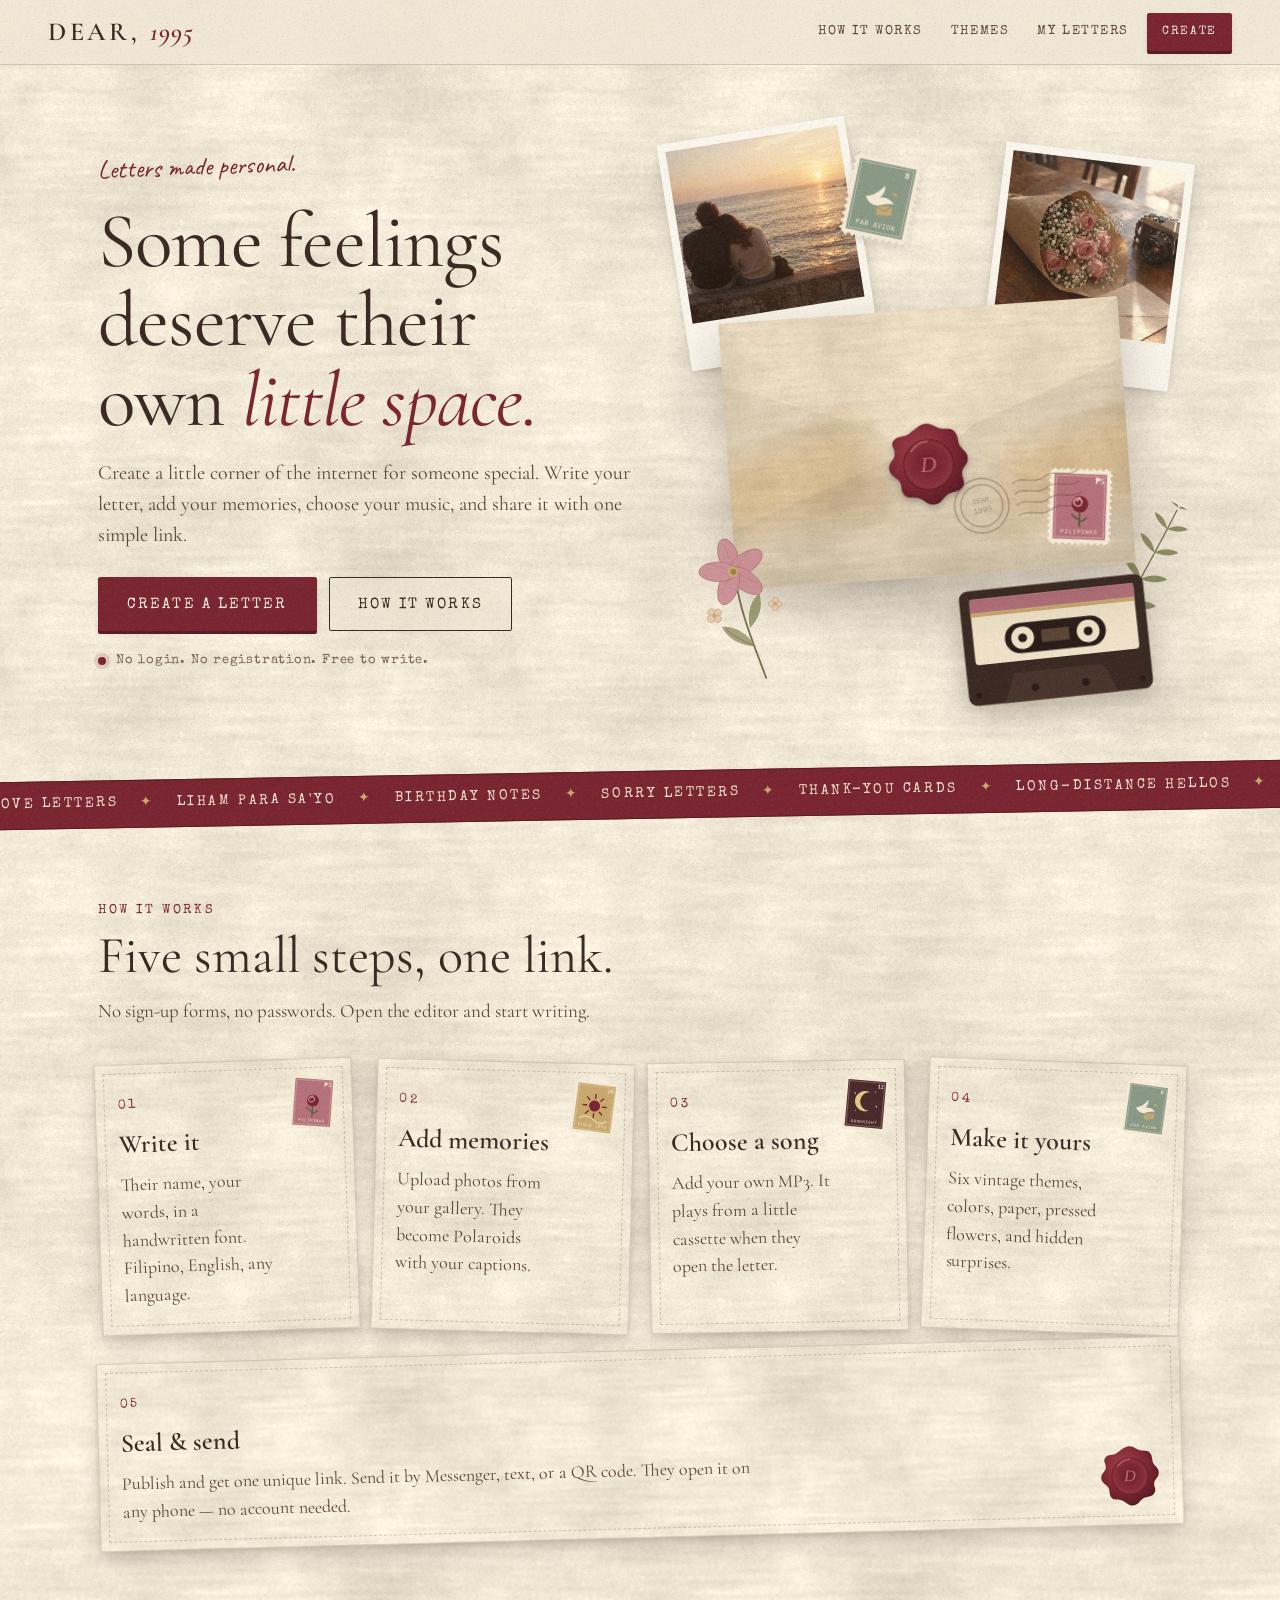
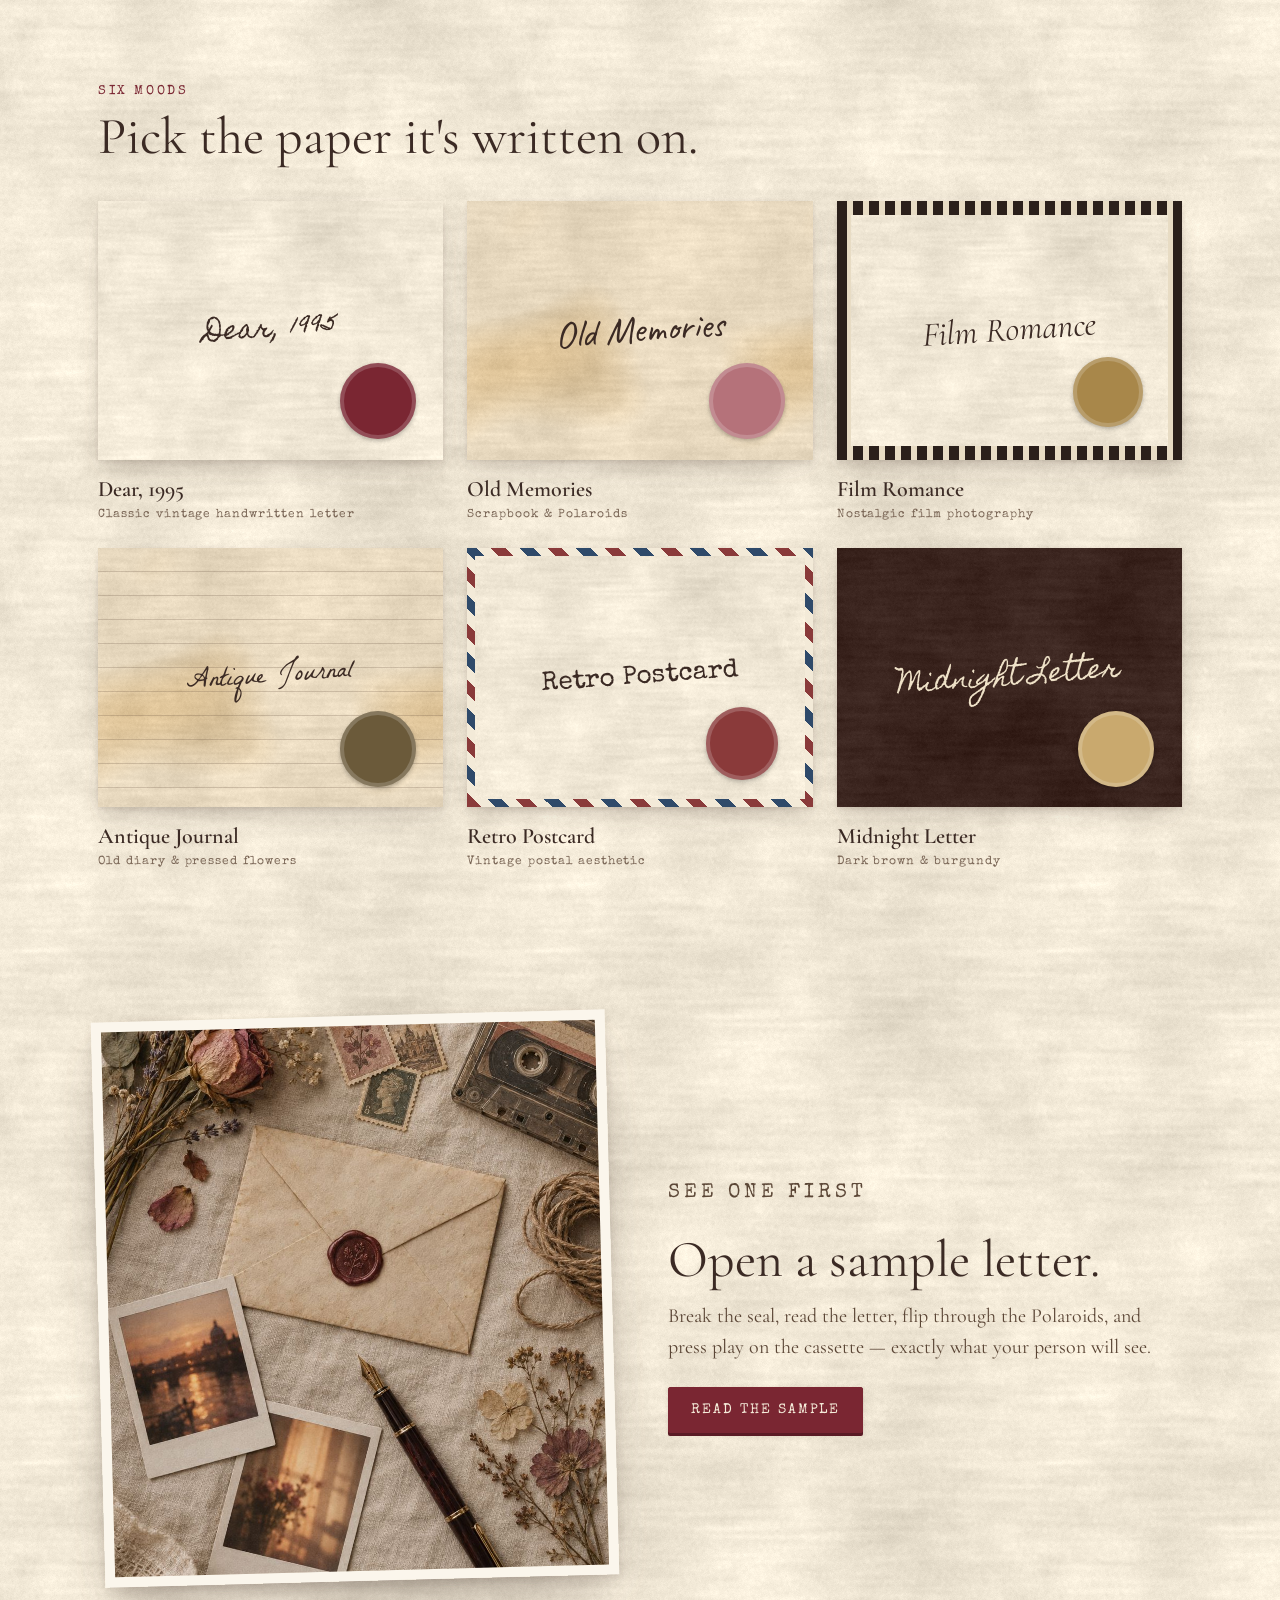
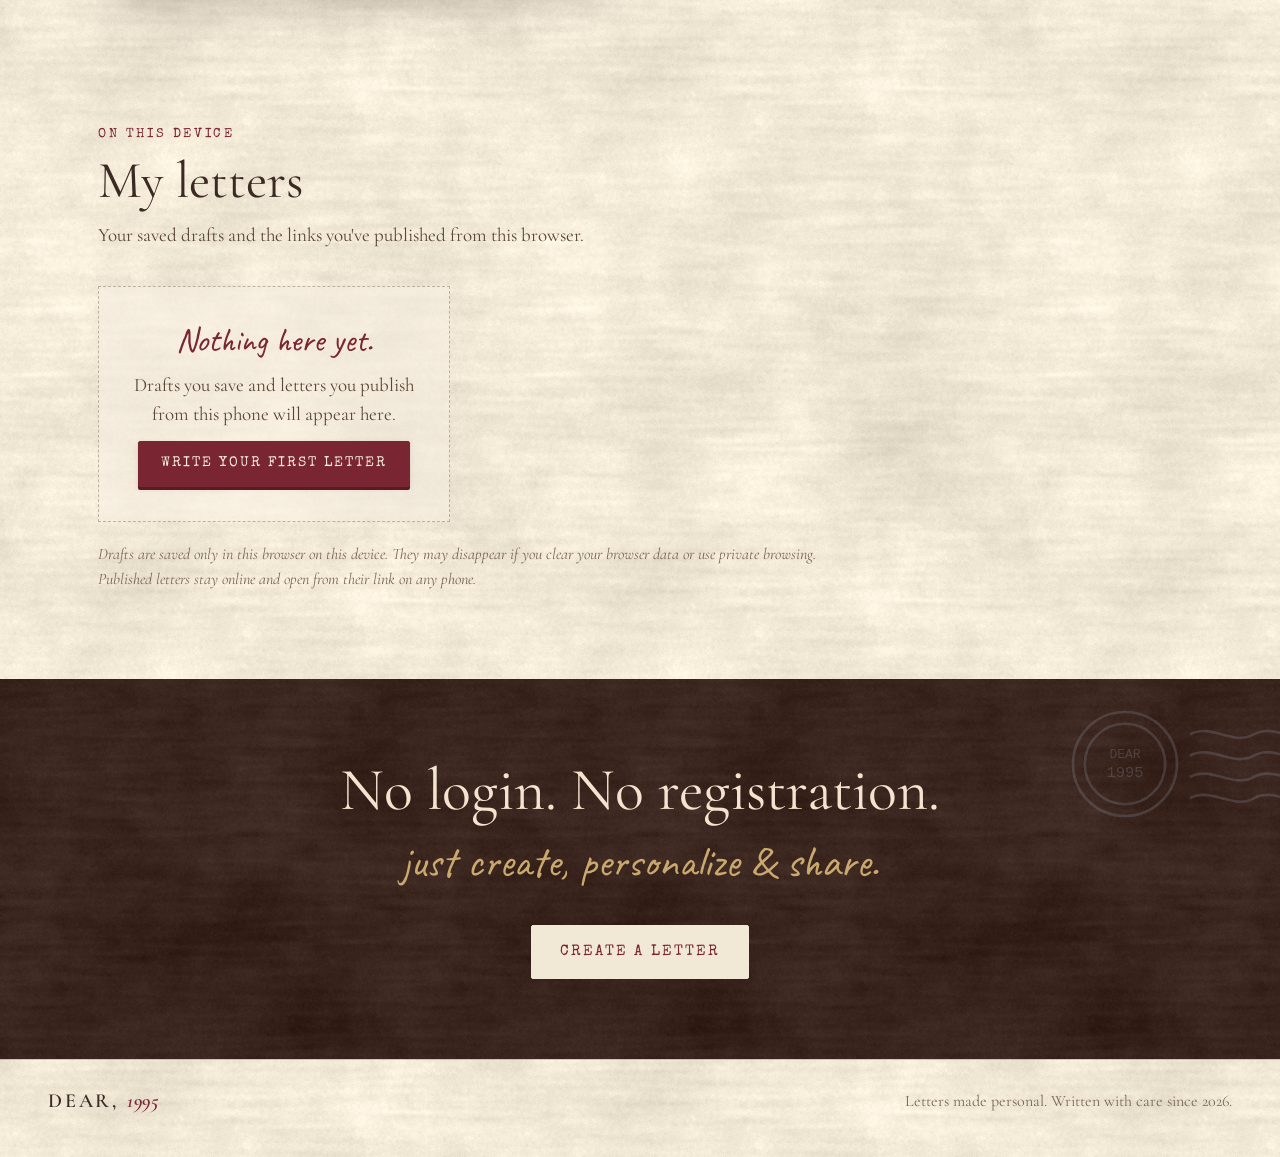
<file: index.html>
<!DOCTYPE html>
<html lang="en">
<head>
  <meta charset="utf-8">
  <meta name="viewport" content="width=device-width, initial-scale=1, viewport-fit=cover">
  <title>DEAR, 1995 — Letters made personal</title>
  <meta name="description" content="Create a personalized digital letter with your own words, photos and music. No login, no registration — just one link to share.">
  <meta property="og:title" content="DEAR, 1995 — Letters made personal">
  <meta property="og:description" content="Some feelings deserve their own little space.">
  <meta name="theme-color" content="#efe2c8">
  <link rel="icon" href="assets/decorations/favicon.svg" type="image/svg+xml">
  <link rel="stylesheet" href="assets/fonts/fonts.css">
  <link rel="stylesheet" href="css/style.css">
</head>
<body class="page-home">

  <header class="topbar">
    <a class="logo" href="index.html" aria-label="DEAR, 1995 home">DEAR, <span>1995</span></a>
    <nav class="topbar__nav" aria-label="Main">
      <a href="#how">How it works</a>
      <a href="#themes">Themes</a>
      <a href="#my-letters">My letters</a>
    </nav>
    <a class="btn btn--small btn--primary topbar__cta" href="create.html">Create</a>
  </header>

  <main>
    <!-- HERO -->
    <section class="hero">
      <div class="hero__text">
        <p class="hero__tag">Letters made personal.</p>
        <h1 class="hero__title">Some feelings deserve their own <em>little space.</em></h1>
        <p class="hero__lead">Create a little corner of the internet for someone special. Write your letter, add your memories, choose your music, and share it with one simple link.</p>
        <div class="hero__actions">
          <a class="btn btn--primary btn--big" href="create.html">Create a letter</a>
          <a class="btn btn--ghost btn--big" href="#how">How it works</a>
        </div>
        <p class="hero__note"><span class="dot"></span> No login. No registration. Free to write.</p>
      </div>

      <div class="hero__art" aria-hidden="true">
        <figure class="polaroid polaroid--a"><img src="assets/images/photo-seaside.jpg" alt=""><figcaption>golden hour</figcaption></figure>
        <figure class="polaroid polaroid--b"><img src="assets/images/photo-flowers.jpg" alt=""><figcaption>for you</figcaption></figure>
        <img class="hero__flower" src="assets/decorations/pressed-flower.svg" alt="">
        <img class="hero__fern" src="assets/decorations/pressed-fern.svg" alt="">
        <img class="hero__cassette" src="assets/decorations/cassette.svg" alt="">

        <div class="env">
          <div class="env__back"></div>
          <div class="env__letter">
            <span class="env__letter-hand">Dear you,</span>
            <span class="env__letter-line"></span><span class="env__letter-line"></span><span class="env__letter-line short"></span>
            <span class="env__letter-sign">— always, me</span>
          </div>
          <div class="env__pocket"></div>
          <div class="env__flap"></div>
          <img class="env__seal" src="assets/decorations/wax-seal.svg" alt="">
          <img class="env__stamp" src="assets/decorations/stamp-rose.svg" alt="">
          <img class="env__postmark" src="assets/decorations/postmark.svg" alt="">
        </div>
        <img class="hero__stamp2" src="assets/decorations/stamp-dove.svg" alt="">
      </div>
    </section>

    <!-- MARQUEE -->
    <div class="ribbon" aria-hidden="true">
      <div class="ribbon__track">
        <span>Love letters</span><i>✦</i><span>Liham para sa'yo</span><i>✦</i><span>Birthday notes</span><i>✦</i><span>Sorry letters</span><i>✦</i><span>Thank-you cards</span><i>✦</i><span>Long-distance hellos</span><i>✦</i><span>Anniversaries</span><i>✦</i>
        <span>Love letters</span><i>✦</i><span>Liham para sa'yo</span><i>✦</i><span>Birthday notes</span><i>✦</i><span>Sorry letters</span><i>✦</i><span>Thank-you cards</span><i>✦</i><span>Long-distance hellos</span><i>✦</i><span>Anniversaries</span><i>✦</i>
      </div>
    </div>

    <!-- HOW IT WORKS -->
    <section class="section how" id="how">
      <header class="section__head">
        <p class="kicker">How it works</p>
        <h2 class="section__title">Five small steps, one link.</h2>
        <p class="section__lead">No sign-up forms, no passwords. Open the editor and start writing.</p>
      </header>
      <ol class="how__list">
        <li class="postcard" style="--r:-2deg">
          <span class="postcard__num">01</span>
          <h3>Write it</h3>
          <p>Their name, your words, in a handwritten font. Filipino, English, any language.</p>
          <img src="assets/decorations/stamp-rose.svg" alt="" class="postcard__stamp">
        </li>
        <li class="postcard" style="--r:1.5deg">
          <span class="postcard__num">02</span>
          <h3>Add memories</h3>
          <p>Upload photos from your gallery. They become Polaroids with your captions.</p>
          <img src="assets/decorations/stamp-sun.svg" alt="" class="postcard__stamp">
        </li>
        <li class="postcard" style="--r:-1deg">
          <span class="postcard__num">03</span>
          <h3>Choose a song</h3>
          <p>Add your own MP3. It plays from a little cassette when they open the letter.</p>
          <img src="assets/decorations/stamp-moon.svg" alt="" class="postcard__stamp">
        </li>
        <li class="postcard" style="--r:2deg">
          <span class="postcard__num">04</span>
          <h3>Make it yours</h3>
          <p>Six vintage themes, colors, paper, pressed flowers, and hidden surprises.</p>
          <img src="assets/decorations/stamp-dove.svg" alt="" class="postcard__stamp">
        </li>
        <li class="postcard postcard--wide" style="--r:-1.5deg">
          <span class="postcard__num">05</span>
          <h3>Seal &amp; send</h3>
          <p>Publish and get one unique link. Send it by Messenger, text, or a QR code. They open it on any phone — no account needed.</p>
          <img src="assets/decorations/wax-seal.svg" alt="" class="postcard__seal">
        </li>
      </ol>
    </section>

    <!-- THEMES -->
    <section class="section themes-home" id="themes">
      <header class="section__head">
        <p class="kicker">Six moods</p>
        <h2 class="section__title">Pick the paper it's written on.</h2>
      </header>
      <div class="theme-grid">
        <a class="tcard tcard--dear1995" href="create.html?theme=dear1995"><span class="tcard__paper"><span class="tcard__hand">Dear, 1995</span></span><span class="tcard__name">Dear, 1995</span><span class="tcard__blurb">Classic vintage handwritten letter</span></a>
        <a class="tcard tcard--oldmemories" href="create.html?theme=oldmemories"><span class="tcard__paper"><span class="tcard__hand">Old Memories</span></span><span class="tcard__name">Old Memories</span><span class="tcard__blurb">Scrapbook &amp; Polaroids</span></a>
        <a class="tcard tcard--filmromance" href="create.html?theme=filmromance"><span class="tcard__paper"><span class="tcard__hand">Film Romance</span></span><span class="tcard__name">Film Romance</span><span class="tcard__blurb">Nostalgic film photography</span></a>
        <a class="tcard tcard--antiquejournal" href="create.html?theme=antiquejournal"><span class="tcard__paper"><span class="tcard__hand">Antique Journal</span></span><span class="tcard__name">Antique Journal</span><span class="tcard__blurb">Old diary &amp; pressed flowers</span></a>
        <a class="tcard tcard--retropostcard" href="create.html?theme=retropostcard"><span class="tcard__paper"><span class="tcard__hand">Retro Postcard</span></span><span class="tcard__name">Retro Postcard</span><span class="tcard__blurb">Vintage postal aesthetic</span></a>
        <a class="tcard tcard--midnight" href="create.html?theme=midnight"><span class="tcard__paper"><span class="tcard__hand">Midnight Letter</span></span><span class="tcard__name">Midnight Letter</span><span class="tcard__blurb">Dark brown &amp; burgundy</span></a>
      </div>
    </section>

    <!-- SAMPLE -->
    <section class="section sample">
      <div class="sample__img">
        <img src="assets/images/hero-stilllife.jpg" alt="A sealed vintage envelope with a burgundy wax seal, pressed flowers, stamps, Polaroids and a cassette on cream linen" loading="lazy">
      </div>
      <div class="sample__text">
        <p class="kicker">See one first</p>
        <h2 class="section__title">Open a sample letter.</h2>
        <p>Break the seal, read the letter, flip through the Polaroids, and press play on the cassette — exactly what your person will see.</p>
        <a class="btn btn--primary" href="letter.html?id=sample">Read the sample</a>
      </div>
    </section>

    <!-- MY LETTERS -->
    <section class="section shelf" id="my-letters">
      <header class="section__head">
        <p class="kicker">On this device</p>
        <h2 class="section__title">My letters</h2>
        <p class="section__lead">Your saved drafts and the links you've published from this browser.</p>
      </header>
      <div class="shelf__list" id="my-letters-list"></div>
      <p class="shelf__note">Drafts are saved only in this browser on this device. They may disappear if you clear your browser data or use private browsing. Published letters stay online and open from their link on any phone.</p>
    </section>

    <!-- PROMISE -->
    <section class="promise">
      <img src="assets/decorations/postmark.svg" alt="" class="promise__mark">
      <p class="promise__line">No login. No registration.</p>
      <p class="promise__hand">just create, personalize &amp; share.</p>
      <a class="btn btn--light btn--big" href="create.html">Create a letter</a>
    </section>
  </main>

  <footer class="footer">
    <a class="logo logo--small" href="index.html">DEAR, <span>1995</span></a>
    <p>Letters made personal. Written with care since <span id="year">2026</span>.</p>
  </footer>

  <script src="js/app.js"></script>
</body>
</html>
</file>
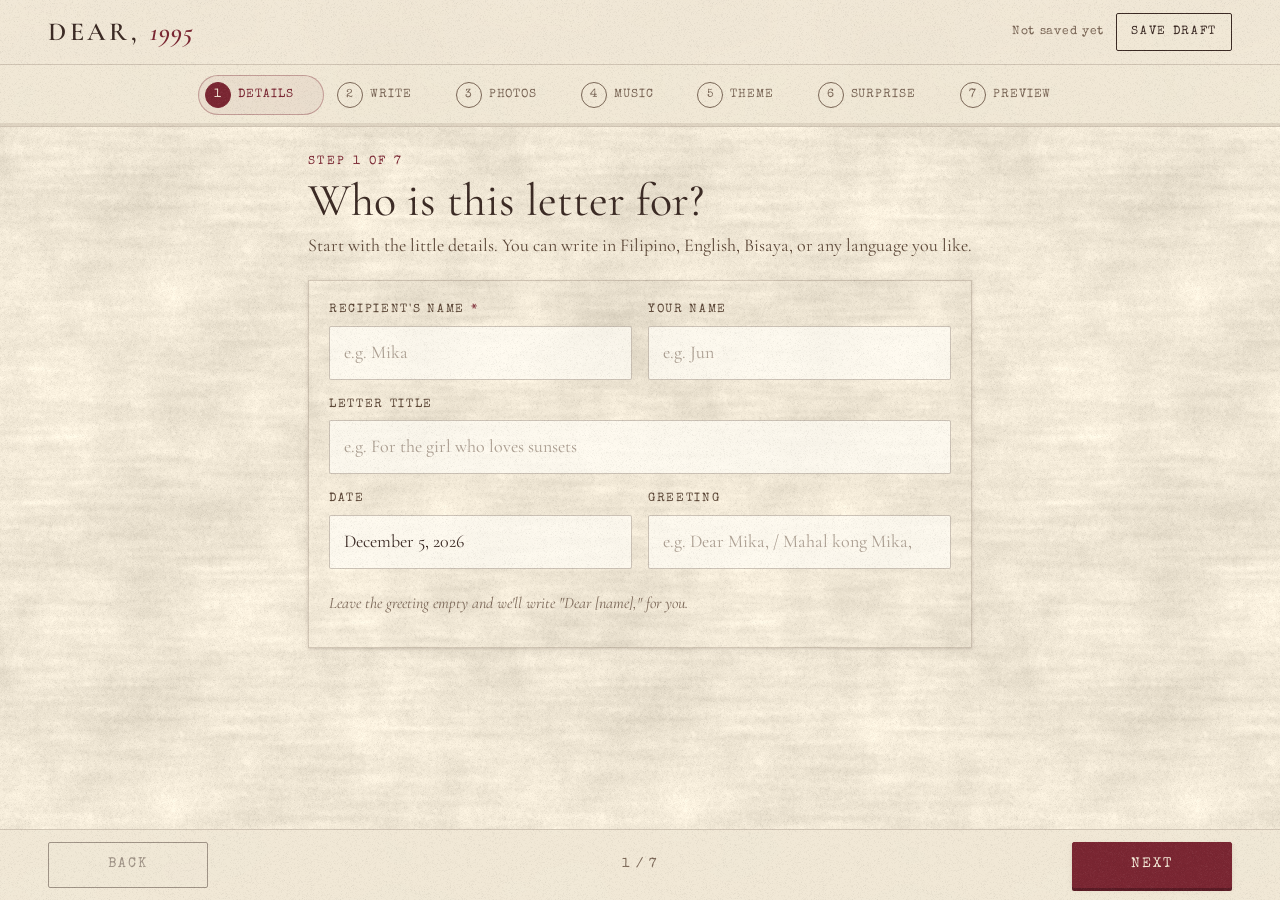
<file: create.html>
<!DOCTYPE html>
<html lang="en">
<head>
  <meta charset="utf-8">
  <meta name="viewport" content="width=device-width, initial-scale=1, viewport-fit=cover">
  <title>Write a letter — DEAR, 1995</title>
  <meta name="description" content="Write a personal digital letter with photos and music. No login, no registration.">
  <meta name="theme-color" content="#efe2c8">
  <link rel="icon" href="assets/decorations/favicon.svg" type="image/svg+xml">
  <link rel="stylesheet" href="assets/fonts/fonts.css">
  <link rel="stylesheet" href="css/style.css">
  <link rel="stylesheet" href="css/creator.css">
  <link rel="stylesheet" href="css/letter.css">
</head>
<body class="page-creator">

  <header class="topbar topbar--creator">
    <a class="logo" href="index.html" aria-label="DEAR, 1995 home">DEAR, <span>1995</span></a>
    <div class="topbar__right">
      <span class="save-state" id="save-state" aria-live="polite">Not saved yet</span>
      <button class="btn btn--small btn--ghost" type="button" id="btn-save-top">Save draft</button>
    </div>
  </header>

  <nav class="steps" aria-label="Letter steps">
    <ol class="steps__list" id="steps-list">
      <li><button type="button" data-goto="1"><span>1</span><em>Details</em></button></li>
      <li><button type="button" data-goto="2"><span>2</span><em>Write</em></button></li>
      <li><button type="button" data-goto="3"><span>3</span><em>Photos</em></button></li>
      <li><button type="button" data-goto="4"><span>4</span><em>Music</em></button></li>
      <li><button type="button" data-goto="5"><span>5</span><em>Theme</em></button></li>
      <li><button type="button" data-goto="6"><span>6</span><em>Surprise</em></button></li>
      <li><button type="button" data-goto="7"><span>7</span><em>Preview</em></button></li>
    </ol>
    <div class="steps__bar"><span id="steps-bar"></span></div>
  </nav>

  <main class="creator" id="creator">

    <!-- STEP 1 -->
    <section class="step is-active" data-step="1" aria-labelledby="s1-title">
      <header class="step__head">
        <p class="step__kicker">Step 1 of 7</p>
        <h1 id="s1-title" class="step__title">Who is this letter for?</h1>
        <p class="step__lead">Start with the little details. You can write in Filipino, English, Bisaya, or any language you like.</p>
      </header>
      <div class="card card--paper">
        <div class="field-row">
          <label class="field">
            <span class="field__label">Recipient's name <b>*</b></span>
            <input type="text" data-bind="recipient" maxlength="60" placeholder="e.g. Mika" autocomplete="off">
          </label>
          <label class="field">
            <span class="field__label">Your name</span>
            <input type="text" data-bind="sender" maxlength="60" placeholder="e.g. Jun" autocomplete="off">
          </label>
        </div>
        <label class="field">
          <span class="field__label">Letter title</span>
          <input type="text" data-bind="title" maxlength="120" placeholder="e.g. For the girl who loves sunsets">
        </label>
        <div class="field-row">
          <label class="field">
            <span class="field__label">Date</span>
            <input type="text" data-bind="date" maxlength="60" placeholder="e.g. November 3, 2026">
          </label>
          <label class="field">
            <span class="field__label">Greeting</span>
            <input type="text" data-bind="greeting" maxlength="120" placeholder="e.g. Dear Mika, / Mahal kong Mika,">
          </label>
        </div>
        <p class="field__help">Leave the greeting empty and we'll write "Dear [name]," for you.</p>
      </div>
    </section>

    <!-- STEP 2 -->
    <section class="step" data-step="2" aria-labelledby="s2-title">
      <header class="step__head">
        <p class="step__kicker">Step 2 of 7</p>
        <h1 id="s2-title" class="step__title">Write your letter</h1>
        <p class="step__lead">Say it the way only you can. Leave an empty line between paragraphs.</p>
      </header>

      <div class="toolbar" role="toolbar" aria-label="Text style">
        <label class="toolbar__item">
          <span class="sr-only">Font</span>
          <select data-bind="style.font" class="font-select" aria-label="Font"></select>
        </label>
        <label class="toolbar__item toolbar__size">
          <span aria-hidden="true" class="size-small">A</span>
          <input type="range" min="14" max="32" step="1" data-bind="style.size" aria-label="Text size">
          <span aria-hidden="true" class="size-big">A</span>
        </label>
        <div class="toolbar__item seg" role="group" aria-label="Alignment">
          <button type="button" data-align="left" aria-label="Align left"><svg viewBox="0 0 20 20"><path d="M3 5h14M3 9h9M3 13h14M3 17h9"/></svg></button>
          <button type="button" data-align="center" aria-label="Align center"><svg viewBox="0 0 20 20"><path d="M3 5h14M5.5 9h9M3 13h14M5.5 17h9"/></svg></button>
          <button type="button" data-align="right" aria-label="Align right"><svg viewBox="0 0 20 20"><path d="M3 5h14M8 9h9M3 13h14M8 17h9"/></svg></button>
          <button type="button" data-align="justify" aria-label="Justify"><svg viewBox="0 0 20 20"><path d="M3 5h14M3 9h14M3 13h14M3 17h14"/></svg></button>
        </div>
      </div>

      <div class="write-paper" id="write-paper">
        <p class="write-paper__greeting" id="write-greeting">Dear you,</p>
        <label class="sr-only" for="body-input">Your letter</label>
        <textarea id="body-input" data-bind="body" maxlength="12000" rows="12" placeholder="Start writing here…

Every paragraph you start after an empty line will appear as its own paragraph in the letter."></textarea>
        <div class="write-paper__meta"><span id="body-count">0 paragraphs · 0 / 12000</span></div>
        <label class="field field--inline">
          <span class="field__label">Closing line</span>
          <input type="text" data-bind="closing" maxlength="160" placeholder="e.g. With all my love, / Nagmamahal,">
        </label>
      </div>

      <div class="card card--paper">
        <label class="field">
          <span class="field__label">Final message (last page)</span>
          <textarea data-bind="finalMessage" maxlength="2000" rows="4" placeholder="The last thing you want them to read. e.g. Thank you for every ordinary day that felt like magic."></textarea>
        </label>
      </div>
    </section>

    <!-- STEP 3 -->
    <section class="step" data-step="3" aria-labelledby="s3-title">
      <header class="step__head">
        <p class="step__kicker">Step 3 of 7</p>
        <h1 id="s3-title" class="step__title">Add your photos</h1>
        <p class="step__lead">Pick from your gallery. JPG, JPEG, PNG or WebP · up to 12 photos. They're resized on your phone so they upload fast.</p>
      </header>

      <label class="dropzone" id="dropzone">
        <input type="file" id="photo-input" accept="image/jpeg,image/png,image/webp,.jpg,.jpeg,.png,.webp" multiple>
        <span class="dropzone__polaroids" aria-hidden="true"><i></i><i></i><i></i></span>
        <span class="dropzone__title">Choose photos</span>
        <span class="dropzone__sub">Tap to open your gallery · or drop files here</span>
      </label>
      <p class="photo-count" id="photo-count">0 / 12 photos</p>
      <ol class="photo-list" id="photo-list" aria-label="Your photos"></ol>
      <input type="file" id="photo-replace" accept="image/jpeg,image/png,image/webp,.jpg,.jpeg,.png,.webp" hidden>
    </section>

    <!-- STEP 4 -->
    <section class="step" data-step="4" aria-labelledby="s4-title">
      <header class="step__head">
        <p class="step__kicker">Step 4 of 7</p>
        <h1 id="s4-title" class="step__title">Choose your song</h1>
        <p class="step__lead">Add an MP3 from your phone (up to 15 MB). It starts playing when they open the envelope.</p>
      </header>

      <div class="music-empty" id="music-empty">
        <img src="assets/decorations/cassette.svg" alt="" class="music-empty__tape">
        <label class="btn btn--primary btn--file">
          <input type="file" id="music-input" accept="audio/mpeg,audio/mp3,.mp3">
          Select an MP3
        </label>
        <button type="button" class="btn btn--ghost" id="music-sample">Use the sample song</button>
        <p class="field__help">Sample: "Sunday Morning Waltz", an original music-box tune included with DEAR, 1995.</p>
      </div>

      <div class="music-card card card--paper" id="music-card" hidden>
        <div class="music-deck" id="music-deck"></div>
        <label class="field">
          <span class="field__label">Song title (written on the cassette)</span>
          <input type="text" data-bind="music.title" maxlength="90" placeholder="e.g. Our song — Sunday Morning Waltz">
        </label>
        <div class="music-controls">
          <button type="button" class="round-btn" id="music-play" aria-label="Play preview"><span class="dl-play-icon"></span></button>
          <div class="music-seek">
            <input type="range" id="music-seek" min="0" max="1000" value="0" aria-label="Song position">
            <div class="music-times"><span id="music-cur">0:00</span><span id="music-dur">0:00</span></div>
          </div>
        </div>
        <label class="music-vol"><span>Volume</span><input type="range" id="music-vol" min="0" max="100" value="80"></label>
        <p class="music-file" id="music-file"></p>
        <div class="music-actions">
          <label class="btn btn--small btn--ghost btn--file">
            <input type="file" id="music-change" accept="audio/mpeg,audio/mp3,.mp3">
            Change song
          </label>
          <button type="button" class="btn btn--small btn--ghost" id="music-remove">Remove</button>
        </div>
      </div>
    </section>

    <!-- STEP 5 -->
    <section class="step" data-step="5" aria-labelledby="s5-title">
      <header class="step__head">
        <p class="step__kicker">Step 5 of 7</p>
        <h1 id="s5-title" class="step__title">Pick a theme</h1>
        <p class="step__lead">Choose a mood, then make it yours.</p>
      </header>
      <div class="themes" id="theme-list" role="radiogroup" aria-label="Themes"></div>

      <div class="card card--paper custom">
        <h2 class="card__title">Customize</h2>
        <div class="custom__group">
          <span class="field__label">Accent color</span>
          <div class="swatches" id="accent-swatches"></div>
        </div>
        <div class="custom__group">
          <span class="field__label">Ink color</span>
          <div class="swatches" id="ink-swatches"></div>
        </div>
        <label class="field">
          <span class="field__label">Font</span>
          <select data-bind="style.font" class="font-select"></select>
        </label>
        <div class="custom__group">
          <span class="field__label">Paper texture</span>
          <div class="chips" id="paper-chips"></div>
        </div>
        <div class="custom__group">
          <span class="field__label">Photo layout</span>
          <div class="chips" id="layout-chips"></div>
        </div>
        <div class="custom__group">
          <span class="field__label">Decorations</span>
          <div class="toggles">
            <label class="toggle"><input type="checkbox" data-bind="style.deco.flowers"><span>Pressed flowers</span></label>
            <label class="toggle"><input type="checkbox" data-bind="style.deco.stamps"><span>Postage stamps</span></label>
            <label class="toggle"><input type="checkbox" data-bind="style.deco.tape"><span>Washi tape</span></label>
            <label class="toggle"><input type="checkbox" data-bind="style.deco.airmail"><span>Airmail border</span></label>
            <label class="toggle"><input type="checkbox" data-bind="style.deco.grain"><span>Film grain</span></label>
          </div>
        </div>
        <button type="button" class="btn btn--small btn--ghost" id="theme-reset">Reset to theme defaults</button>
      </div>
    </section>

    <!-- STEP 6 -->
    <section class="step" data-step="6" aria-labelledby="s6-title">
      <header class="step__head">
        <p class="step__kicker">Step 6 of 7</p>
        <h1 id="s6-title" class="step__title">Hide a little surprise</h1>
        <p class="step__lead">All optional. These stay hidden until they tap to find them.</p>
      </header>

      <div class="card card--paper">
        <h2 class="card__title">Secret message</h2>
        <p class="field__help">Sealed in a tiny envelope on the last page.</p>
        <textarea data-bind="surprise.secret" maxlength="1000" rows="3" aria-label="Secret message" placeholder="e.g. I kept the ticket from our first movie. It's in my wallet."></textarea>
      </div>

      <div class="card card--paper">
        <h2 class="card__title">Hidden notes</h2>
        <p class="field__help">Up to three folded notes tucked around your letter.</p>
        <input type="text" data-bind="surprise.notes.0" maxlength="300" aria-label="Hidden note 1" placeholder="Note 1 — e.g. Look up. I'm probably smiling at you.">
        <input type="text" data-bind="surprise.notes.1" maxlength="300" aria-label="Hidden note 2" placeholder="Note 2">
        <input type="text" data-bind="surprise.notes.2" maxlength="300" aria-label="Hidden note 3" placeholder="Note 3">
      </div>

      <div class="card card--paper">
        <h2 class="card__title">Clickable stamps</h2>
        <p class="field__help">Choose stamps for your letter. Each can whisper a message when tapped.</p>
        <div class="stamp-pick" id="stamp-pick"></div>
      </div>

      <div class="card card--paper">
        <h2 class="card__title">Surprise closing</h2>
        <p class="field__help">Revealed with falling petals after "One more thing…" on the last page.</p>
        <textarea data-bind="surprise.surpriseClosing" maxlength="1000" rows="3" aria-label="Surprise closing" placeholder="e.g. P.S. Check your bag. There's something there for you."></textarea>
      </div>
    </section>

    <!-- STEP 7 -->
    <section class="step step--preview" data-step="7" aria-labelledby="s7-title">
      <header class="step__head">
        <p class="step__kicker">Step 7 of 7</p>
        <h1 id="s7-title" class="step__title">Live preview</h1>
        <p class="step__lead">This is exactly what they'll see. Tap through it like they would.</p>
      </header>
      <div class="notice" id="demo-notice" hidden>
        <strong>Demo mode.</strong> Supabase isn't connected yet, so published links will only open on this device. See README sections 4 and 5 to go live.
      </div>
      <div class="phone">
        <div class="phone__screen" id="preview-frame"></div>
      </div>
      <div class="preview-actions">
        <button type="button" class="btn btn--ghost" id="btn-edit">Edit letter</button>
        <button type="button" class="btn btn--ghost" id="btn-save">Save draft</button>
        <button type="button" class="btn btn--primary btn--big" id="btn-publish">Publish letter</button>
      </div>
      <p class="fineprint">Drafts are saved only in this browser on this device and may disappear if you clear your browser data. Published letters are stored online.</p>
    </section>
  </main>

  <footer class="stepnav" id="stepnav">
    <button type="button" class="btn btn--ghost" id="btn-back">Back</button>
    <span class="stepnav__count" id="step-count">1 / 7</span>
    <button type="button" class="btn btn--primary" id="btn-next">Next</button>
  </footer>

  <script src="js/app.js"></script>
  <script src="js/vendor/qrcode.js"></script>
  <script src="js/uploader.js"></script>
  <script src="js/preview.js"></script>
  <script src="js/publisher.js"></script>
  <script src="js/creator.js"></script>
</body>
</html>
</file>
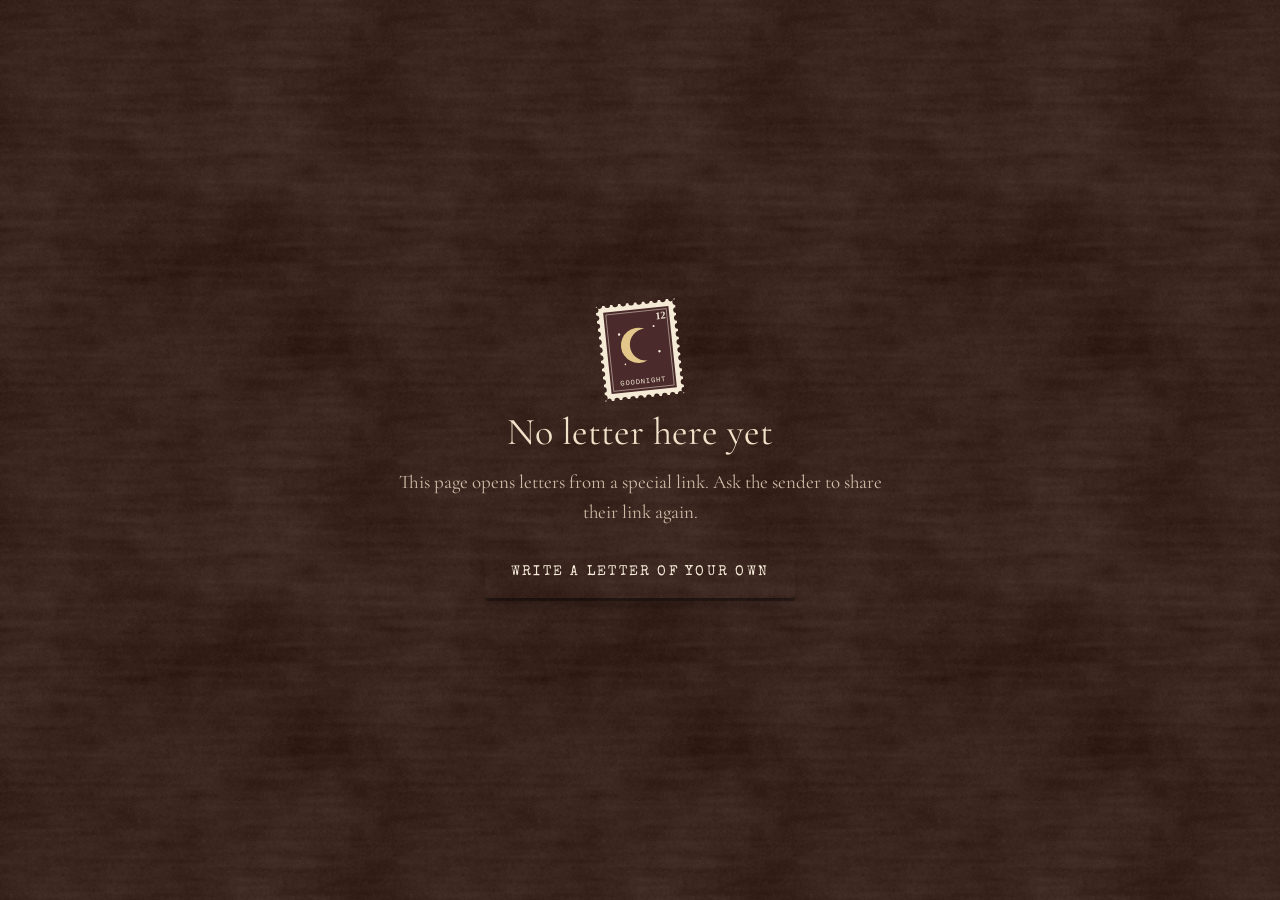
<file: letter.html>
<!DOCTYPE html>
<html lang="en">
<head>
  <meta charset="utf-8">
  <meta name="viewport" content="width=device-width, initial-scale=1, viewport-fit=cover">
  <script>
    /* Pretty links (/letter/abc123): point relative files back to the site folder. */
    (function () {
      var m = /^(.*\/)letter\/[^\/]+\/?$/.exec(location.pathname);
      if (m) document.write('<base href="' + m[1].replace(/"/g, "") + '">');
    })();
  </script>
  <title>A letter for you · DEAR, 1995</title>
  <meta name="description" content="Someone wrote you a letter. Open it.">
  <meta name="robots" content="noindex">
  <meta property="og:title" content="You've got a letter · DEAR, 1995">
  <meta property="og:description" content="Someone wrote you a letter. Tap to open it.">
  <meta name="theme-color" content="#3b2a24">
  <link rel="icon" href="assets/decorations/favicon.svg" type="image/svg+xml">
  <link rel="stylesheet" href="assets/fonts/fonts.css">
  <link rel="stylesheet" href="css/style.css">
  <link rel="stylesheet" href="css/letter.css">
</head>
<body class="page-letter">
  <main id="letter-root" class="letter-root">
    <div class="lt-loading" role="status">
      <img src="assets/decorations/wax-seal.svg" alt="" class="lt-loading__seal">
      <p>Your letter is on its way…</p>
    </div>
  </main>
  <script src="js/app.js"></script>
  <script src="js/preview.js"></script>
  <script src="js/recipient.js"></script>
</body>
</html>
</file>
<file: assets/fonts/fonts.css>
/* DEAR, 1995 — local font files (SIL Open Font License, from Google Fonts) */
/* latin-ext */
@font-face {
  font-family: 'Caveat';
  font-style: normal;
  font-weight: 400;
  font-display: swap;
  src: url(caveat-400-normal-latin-ext.woff2) format('woff2');
  unicode-range: U+0100-02BA, U+02BD-02C5, U+02C7-02CC, U+02CE-02D7, U+02DD-02FF, U+0304, U+0308, U+0329, U+1D00-1DBF, U+1E00-1E9F, U+1EF2-1EFF, U+2020, U+20A0-20AB, U+20AD-20C4, U+2113, U+2C60-2C7F, U+A720-A7FF;
}
/* latin */
@font-face {
  font-family: 'Caveat';
  font-style: normal;
  font-weight: 400;
  font-display: swap;
  src: url(caveat-400-normal-latin.woff2) format('woff2');
  unicode-range: U+0000-00FF, U+0131, U+0152-0153, U+02BB-02BC, U+02C6, U+02DA, U+02DC, U+0304, U+0308, U+0329, U+2000-206F, U+20AC, U+2122, U+2191, U+2193, U+2212, U+2215, U+FEFF, U+FFFD;
}
/* latin-ext */
@font-face {
  font-family: 'Caveat';
  font-style: normal;
  font-weight: 600;
  font-display: swap;
  src: url(caveat-400-normal-latin-ext.woff2) format('woff2');
  unicode-range: U+0100-02BA, U+02BD-02C5, U+02C7-02CC, U+02CE-02D7, U+02DD-02FF, U+0304, U+0308, U+0329, U+1D00-1DBF, U+1E00-1E9F, U+1EF2-1EFF, U+2020, U+20A0-20AB, U+20AD-20C4, U+2113, U+2C60-2C7F, U+A720-A7FF;
}
/* latin */
@font-face {
  font-family: 'Caveat';
  font-style: normal;
  font-weight: 600;
  font-display: swap;
  src: url(caveat-400-normal-latin.woff2) format('woff2');
  unicode-range: U+0000-00FF, U+0131, U+0152-0153, U+02BB-02BC, U+02C6, U+02DA, U+02DC, U+0304, U+0308, U+0329, U+2000-206F, U+20AC, U+2122, U+2191, U+2193, U+2212, U+2215, U+FEFF, U+FFFD;
}
/* latin-ext */
@font-face {
  font-family: 'Cormorant Garamond';
  font-style: italic;
  font-weight: 400;
  font-display: swap;
  src: url(cormorant-garamond-400-italic-latin-ext.woff2) format('woff2');
  unicode-range: U+0100-02BA, U+02BD-02C5, U+02C7-02CC, U+02CE-02D7, U+02DD-02FF, U+0304, U+0308, U+0329, U+1D00-1DBF, U+1E00-1E9F, U+1EF2-1EFF, U+2020, U+20A0-20AB, U+20AD-20C4, U+2113, U+2C60-2C7F, U+A720-A7FF;
}
/* latin */
@font-face {
  font-family: 'Cormorant Garamond';
  font-style: italic;
  font-weight: 400;
  font-display: swap;
  src: url(cormorant-garamond-400-italic-latin.woff2) format('woff2');
  unicode-range: U+0000-00FF, U+0131, U+0152-0153, U+02BB-02BC, U+02C6, U+02DA, U+02DC, U+0304, U+0308, U+0329, U+2000-206F, U+20AC, U+2122, U+2191, U+2193, U+2212, U+2215, U+FEFF, U+FFFD;
}
/* latin-ext */
@font-face {
  font-family: 'Cormorant Garamond';
  font-style: italic;
  font-weight: 600;
  font-display: swap;
  src: url(cormorant-garamond-400-italic-latin-ext.woff2) format('woff2');
  unicode-range: U+0100-02BA, U+02BD-02C5, U+02C7-02CC, U+02CE-02D7, U+02DD-02FF, U+0304, U+0308, U+0329, U+1D00-1DBF, U+1E00-1E9F, U+1EF2-1EFF, U+2020, U+20A0-20AB, U+20AD-20C4, U+2113, U+2C60-2C7F, U+A720-A7FF;
}
/* latin */
@font-face {
  font-family: 'Cormorant Garamond';
  font-style: italic;
  font-weight: 600;
  font-display: swap;
  src: url(cormorant-garamond-400-italic-latin.woff2) format('woff2');
  unicode-range: U+0000-00FF, U+0131, U+0152-0153, U+02BB-02BC, U+02C6, U+02DA, U+02DC, U+0304, U+0308, U+0329, U+2000-206F, U+20AC, U+2122, U+2191, U+2193, U+2212, U+2215, U+FEFF, U+FFFD;
}
/* latin-ext */
@font-face {
  font-family: 'Cormorant Garamond';
  font-style: normal;
  font-weight: 400;
  font-display: swap;
  src: url(cormorant-garamond-400-normal-latin-ext.woff2) format('woff2');
  unicode-range: U+0100-02BA, U+02BD-02C5, U+02C7-02CC, U+02CE-02D7, U+02DD-02FF, U+0304, U+0308, U+0329, U+1D00-1DBF, U+1E00-1E9F, U+1EF2-1EFF, U+2020, U+20A0-20AB, U+20AD-20C4, U+2113, U+2C60-2C7F, U+A720-A7FF;
}
/* latin */
@font-face {
  font-family: 'Cormorant Garamond';
  font-style: normal;
  font-weight: 400;
  font-display: swap;
  src: url(cormorant-garamond-400-normal-latin.woff2) format('woff2');
  unicode-range: U+0000-00FF, U+0131, U+0152-0153, U+02BB-02BC, U+02C6, U+02DA, U+02DC, U+0304, U+0308, U+0329, U+2000-206F, U+20AC, U+2122, U+2191, U+2193, U+2212, U+2215, U+FEFF, U+FFFD;
}
/* latin-ext */
@font-face {
  font-family: 'Cormorant Garamond';
  font-style: normal;
  font-weight: 600;
  font-display: swap;
  src: url(cormorant-garamond-400-normal-latin-ext.woff2) format('woff2');
  unicode-range: U+0100-02BA, U+02BD-02C5, U+02C7-02CC, U+02CE-02D7, U+02DD-02FF, U+0304, U+0308, U+0329, U+1D00-1DBF, U+1E00-1E9F, U+1EF2-1EFF, U+2020, U+20A0-20AB, U+20AD-20C4, U+2113, U+2C60-2C7F, U+A720-A7FF;
}
/* latin */
@font-face {
  font-family: 'Cormorant Garamond';
  font-style: normal;
  font-weight: 600;
  font-display: swap;
  src: url(cormorant-garamond-400-normal-latin.woff2) format('woff2');
  unicode-range: U+0000-00FF, U+0131, U+0152-0153, U+02BB-02BC, U+02C6, U+02DA, U+02DC, U+0304, U+0308, U+0329, U+2000-206F, U+20AC, U+2122, U+2191, U+2193, U+2212, U+2215, U+FEFF, U+FFFD;
}
/* latin */
@font-face {
  font-family: 'Homemade Apple';
  font-style: normal;
  font-weight: 400;
  font-display: swap;
  src: url(homemade-apple-400-normal-latin.woff2) format('woff2');
  unicode-range: U+0000-00FF, U+0131, U+0152-0153, U+02BB-02BC, U+02C6, U+02DA, U+02DC, U+0304, U+0308, U+0329, U+2000-206F, U+20AC, U+2122, U+2191, U+2193, U+2212, U+2215, U+FEFF, U+FFFD;
}
/* latin-ext */
@font-face {
  font-family: 'La Belle Aurore';
  font-style: normal;
  font-weight: 400;
  font-display: swap;
  src: url(la-belle-aurore-400-normal-latin-ext.woff2) format('woff2');
  unicode-range: U+0100-02BA, U+02BD-02C5, U+02C7-02CC, U+02CE-02D7, U+02DD-02FF, U+0304, U+0308, U+0329, U+1D00-1DBF, U+1E00-1E9F, U+1EF2-1EFF, U+2020, U+20A0-20AB, U+20AD-20C4, U+2113, U+2C60-2C7F, U+A720-A7FF;
}
/* latin */
@font-face {
  font-family: 'La Belle Aurore';
  font-style: normal;
  font-weight: 400;
  font-display: swap;
  src: url(la-belle-aurore-400-normal-latin.woff2) format('woff2');
  unicode-range: U+0000-00FF, U+0131, U+0152-0153, U+02BB-02BC, U+02C6, U+02DA, U+02DC, U+0304, U+0308, U+0329, U+2000-206F, U+20AC, U+2122, U+2191, U+2193, U+2212, U+2215, U+FEFF, U+FFFD;
}
/* latin */
@font-face {
  font-family: 'Reenie Beanie';
  font-style: normal;
  font-weight: 400;
  font-display: swap;
  src: url(reenie-beanie-400-normal-latin.woff2) format('woff2');
  unicode-range: U+0000-00FF, U+0131, U+0152-0153, U+02BB-02BC, U+02C6, U+02DA, U+02DC, U+0304, U+0308, U+0329, U+2000-206F, U+20AC, U+2122, U+2191, U+2193, U+2212, U+2215, U+FEFF, U+FFFD;
}
/* latin-ext */
@font-face {
  font-family: 'Special Elite';
  font-style: normal;
  font-weight: 400;
  font-display: swap;
  src: url(special-elite-400-normal-latin-ext.woff2) format('woff2');
  unicode-range: U+0100-02BA, U+02BD-02C5, U+02C7-02CC, U+02CE-02D7, U+02DD-02FF, U+0304, U+0308, U+0329, U+1D00-1DBF, U+1E00-1E9F, U+1EF2-1EFF, U+2020, U+20A0-20AB, U+20AD-20C4, U+2113, U+2C60-2C7F, U+A720-A7FF;
}
/* latin */
@font-face {
  font-family: 'Special Elite';
  font-style: normal;
  font-weight: 400;
  font-display: swap;
  src: url(special-elite-400-normal-latin.woff2) format('woff2');
  unicode-range: U+0000-00FF, U+0131, U+0152-0153, U+02BB-02BC, U+02C6, U+02DA, U+02DC, U+0304, U+0308, U+0329, U+2000-206F, U+20AC, U+2122, U+2191, U+2193, U+2212, U+2215, U+FEFF, U+FFFD;
}
</file>
<file: css/style.css>
[hidden] { display: none !important; }
/* =========================================================
   DEAR, 1995 — style.css
   Shared look: colors, type, buttons, homepage.
   ========================================================= */
:root {
  --cream: #f1e8d6;
  --cream-2: #e9dcc2;
  --beige: #d9c3a5;
  --rose: #c48b8f;
  --rose-deep: #b5727a;
  --brown: #5b4636;
  --brown-dark: #3b2a24;
  --burgundy: #7a2632;
  --burgundy-dark: #5a1b25;
  --gold: #a8874a;
  --gold-light: #c9a96e;
  --ink: #3b2a24;
  --muted: #7a6656;
  --line: rgba(91, 70, 54, .22);

  --f-display: "Cormorant Garamond", Georgia, "Times New Roman", serif;
  --f-type: "Special Elite", "Courier New", monospace;
  --f-hand: "Caveat", "Segoe Print", cursive;
  --f-script: "Homemade Apple", "Caveat", cursive;

  --shadow-sm: 0 1px 2px rgba(59, 42, 36, .12), 0 2px 6px rgba(59, 42, 36, .08);
  --shadow-md: 0 2px 4px rgba(59, 42, 36, .1), 0 10px 24px -6px rgba(59, 42, 36, .25);
  --shadow-lg: 0 4px 10px rgba(59, 42, 36, .12), 0 24px 50px -12px rgba(59, 42, 36, .38);
  --radius: 4px;
  --gutter: clamp(18px, 5vw, 48px);
  --maxw: 1180px;
}

*, *::before, *::after { box-sizing: border-box; }
html { -webkit-text-size-adjust: 100%; scroll-behavior: smooth; }
body {
  margin: 0;
  min-height: 100vh;
  font-family: var(--f-display);
  font-size: 19px;
  line-height: 1.55;
  color: var(--ink);
  background: var(--cream) url("../assets/decorations/paper-cream.png") repeat;
  background-size: 512px;
  -webkit-font-smoothing: antialiased;
  overflow-x: hidden;
}
/* film grain over everything */
body::after {
  content: "";
  position: fixed; inset: -50%;
  background: url("../assets/decorations/film-grain.png");
  opacity: .18;
  pointer-events: none;
  z-index: 9999;
  animation: grain 1.2s steps(4) infinite;
}
@keyframes grain {
  0% { transform: translate(0, 0); } 25% { transform: translate(-3%, 2%); }
  50% { transform: translate(2%, -3%); } 75% { transform: translate(-2%, -1%); } 100% { transform: translate(0, 0); }
}
img { max-width: 100%; display: block; }
a { color: var(--burgundy); }
button, input, select, textarea { font: inherit; color: inherit; }
::selection { background: rgba(196, 139, 143, .45); }
:focus-visible { outline: 2px dashed var(--burgundy); outline-offset: 3px; }
.sr-only { position: absolute !important; width: 1px; height: 1px; overflow: hidden; clip: rect(0 0 0 0); white-space: nowrap; }
.hand { font-family: var(--f-hand); font-size: 1.5em; line-height: 1.1; }

/* ---------------- logo ---------------- */
.logo {
  font-family: var(--f-display);
  font-weight: 600;
  font-size: 26px;
  letter-spacing: .14em;
  color: var(--brown-dark);
  text-decoration: none;
  white-space: nowrap;
}
.logo span { font-style: italic; letter-spacing: .04em; color: var(--burgundy); }
.logo--small { font-size: 20px; }

/* ---------------- buttons ---------------- */
.btn {
  --b-bg: transparent; --b-fg: var(--brown-dark); --b-bd: var(--brown-dark);
  display: inline-flex; align-items: center; justify-content: center; gap: .5em;
  min-height: 46px;
  padding: 10px 22px;
  font-family: var(--f-type);
  font-size: 14px;
  letter-spacing: .14em;
  text-transform: uppercase;
  text-decoration: none;
  color: var(--b-fg);
  background: var(--b-bg);
  border: 1.5px solid var(--b-bd);
  border-radius: 2px;
  cursor: pointer;
  transition: transform .18s ease, box-shadow .18s ease, background .18s ease, color .18s ease;
  -webkit-tap-highlight-color: transparent;
  user-select: none;
}
.btn:hover { transform: translateY(-1px); }
.btn:active { transform: translateY(1px); }
.btn:disabled { opacity: .45; cursor: not-allowed; transform: none; }
.btn--primary { --b-bg: var(--burgundy); --b-fg: #f6ecda; --b-bd: var(--burgundy); box-shadow: 0 3px 0 var(--burgundy-dark), var(--shadow-sm); }
.btn--primary:hover { --b-bg: #8a2e3b; box-shadow: 0 4px 0 var(--burgundy-dark), var(--shadow-md); }
.btn--primary:active { box-shadow: 0 1px 0 var(--burgundy-dark); }
.btn--ghost { --b-bg: rgba(241, 232, 214, .6); }
.btn--ghost:hover { --b-bg: var(--cream-2); }
.btn--light { --b-bg: var(--cream); --b-fg: var(--burgundy); --b-bd: var(--cream); }
.btn--danger { --b-fg: var(--burgundy); --b-bd: rgba(122, 38, 50, .5); }
.btn--small { min-height: 38px; padding: 6px 14px; font-size: 12px; }
.btn--big { min-height: 54px; padding: 14px 28px; font-size: 15px; }
.btn--file { position: relative; overflow: hidden; }
.btn--file input { position: absolute; inset: 0; opacity: 0; cursor: pointer; font-size: 0; }

/* ---------------- topbar ---------------- */
.topbar {
  position: sticky; top: 0; z-index: 50;
  display: flex; align-items: center; gap: 18px;
  padding: 12px var(--gutter);
  background: rgba(241, 232, 214, .88);
  backdrop-filter: blur(8px); -webkit-backdrop-filter: blur(8px);
  border-bottom: 1px solid var(--line);
}
.topbar__nav { display: none; margin-left: auto; gap: 28px; }
.topbar__nav a { font-family: var(--f-type); font-size: 13px; letter-spacing: .12em; text-transform: uppercase; color: var(--brown); text-decoration: none; }
.topbar__nav a:hover { color: var(--burgundy); }
.topbar__cta { margin-left: auto; }
@media (min-width: 760px) { .topbar__nav { display: flex; } .topbar__cta { margin-left: 0; } }

/* ---------------- hero ---------------- */
.hero {
  max-width: var(--maxw); margin: 0 auto;
  padding: 36px var(--gutter) 40px;
  display: grid; gap: 28px;
  align-items: center;
}
.hero__tag {
  display: inline-block; margin: 0 0 14px;
  font-family: var(--f-hand); font-size: 26px; color: var(--burgundy);
  transform: rotate(-2deg);
}
.hero__title {
  margin: 0;
  font-weight: 400;
  font-size: clamp(40px, 9.5vw, 78px);
  line-height: 1.02;
  letter-spacing: -.01em;
  color: var(--brown-dark);
  text-wrap: balance;
}
.hero__title em { font-style: italic; color: var(--burgundy); }
.hero__lead { max-width: 34em; margin: 18px 0 26px; font-size: 20px; color: var(--brown); }
.hero__actions { display: flex; flex-wrap: wrap; gap: 12px; }
.hero__actions .btn { flex: 1 1 200px; }
@media (min-width: 560px) { .hero__actions .btn { flex: 0 0 auto; } }
.hero__note { display: flex; align-items: center; gap: 10px; margin: 20px 0 0; font-family: var(--f-type); font-size: 13px; letter-spacing: .06em; color: var(--muted); }
.hero__note .dot { width: 8px; height: 8px; border-radius: 50%; background: var(--burgundy); box-shadow: 0 0 0 4px rgba(122, 38, 50, .15); }

.hero__art { position: relative; height: clamp(360px, 92vw, 520px); }
@media (min-width: 900px) {
  .hero { grid-template-columns: 1.05fr 1fr; padding-top: 64px; padding-bottom: 72px; gap: 40px; }
  .hero__art { height: 560px; }
}

/* animated hero envelope */
.env {
  position: absolute; left: 50%; top: 56%;
  width: min(84%, 400px); aspect-ratio: 1.5;
  transform: translate(-50%, -50%) rotate(-4deg);
  filter: drop-shadow(0 18px 24px rgba(59, 42, 36, .28));
  animation: env-float 6s ease-in-out infinite;
  z-index: 3;
  perspective: 900px;
}
@keyframes env-float { 50% { transform: translate(-50%, -53%) rotate(-3deg); } }
.env__back { position: absolute; inset: 0; background: #e3cfac url("../assets/decorations/paper-aged.png"); background-size: 300px; border-radius: 3px; }
.env__letter {
  position: absolute; left: 7%; right: 7%; top: 6%; height: 88%;
  padding: 9% 9% 0;
  background: #f6efe0 url("../assets/decorations/paper-cream.png"); background-size: 300px;
  box-shadow: 0 1px 3px rgba(0,0,0,.15);
  display: flex; flex-direction: column; gap: 9%;
  z-index: 1;
  animation: env-letter 6s ease-in-out infinite;
}
.env__letter-hand { font-family: var(--f-script); font-size: clamp(14px, 3.6vw, 20px); color: var(--brown-dark); }
.env__letter-line { height: 2px; background: rgba(91, 70, 54, .25); border-radius: 2px; }
.env__letter-line.short { width: 60%; }
.env__letter-sign { font-family: var(--f-hand); font-size: 20px; color: var(--burgundy); align-self: flex-end; }
@keyframes env-letter { 0%, 18% { transform: translateY(0); } 42%, 78% { transform: translateY(-46%); } 100% { transform: translateY(0); } }
.env__pocket {
  position: absolute; inset: 0;
  background: #ead9bb url("../assets/decorations/paper-aged.png"); background-size: 300px;
  clip-path: polygon(0 0, 50% 54%, 100% 0, 100% 100%, 0 100%);
  border-radius: 3px;
  box-shadow: inset 0 0 30px rgba(91,70,54,.12);
  z-index: 2;
}
.env__pocket::after { content: ""; position: absolute; inset: 0; background: linear-gradient(160deg, transparent 50%, rgba(91,70,54,.08) 50.5%), linear-gradient(200deg, transparent 50%, rgba(91,70,54,.06) 50.5%); }
.env__flap {
  position: absolute; left: 0; right: 0; top: 0; height: 58%;
  background: #dcc49c url("../assets/decorations/paper-aged.png"); background-size: 300px;
  clip-path: polygon(0 0, 100% 0, 50% 100%);
  transform-origin: top center;
  animation: env-flap 6s ease-in-out infinite;
  z-index: 3;
}
@keyframes env-flap { 0%, 8% { transform: rotateX(0); z-index: 3; } 13% { z-index: 3; } 14% { z-index: 0; } 20%, 88% { transform: rotateX(180deg); z-index: 0; } 93% { z-index: 0; } 94%, 100% { transform: rotateX(0); z-index: 3; } }
.env__seal { position: absolute; left: 50%; top: 58%; width: 22%; transform: translate(-50%, -50%); z-index: 4; animation: env-seal 6s ease-in-out infinite; filter: drop-shadow(0 3px 3px rgba(0,0,0,.25)); }
@keyframes env-seal { 0%, 6% { opacity: 1; transform: translate(-50%, -50%) scale(1); } 12%, 90% { opacity: 0; transform: translate(-50%, -50%) scale(1.25); } 100% { opacity: 1; transform: translate(-50%, -50%) scale(1); } }
.env__stamp { position: absolute; right: 5%; bottom: 8%; width: 16%; transform: rotate(6deg); z-index: 3; }
.env__postmark { position: absolute; right: 12%; bottom: 14%; width: 34%; opacity: .7; z-index: 3; transform: rotate(-8deg); }

.polaroid {
  position: absolute; margin: 0;
  width: clamp(130px, 34vw, 190px);
  padding: 8px 8px 0;
  background: #fbf6ec;
  box-shadow: var(--shadow-md);
}
.polaroid img { width: 100%; aspect-ratio: 1; object-fit: cover; filter: sepia(.18) saturate(.9); }
.polaroid figcaption { font-family: var(--f-hand); font-size: 20px; text-align: center; padding: 6px 0 10px; color: var(--brown); }
.polaroid--a { left: 0; top: 0; transform: rotate(-9deg); z-index: 1; }
.polaroid--b { right: 0; top: 4%; transform: rotate(7deg); z-index: 2; }
.hero__flower { position: absolute; left: 2%; bottom: 0; width: clamp(80px, 20vw, 120px); transform: rotate(-18deg); z-index: 4; }
.hero__fern { position: absolute; right: 0; bottom: 6%; width: clamp(54px, 14vw, 80px); transform: rotate(28deg); z-index: 1; }
.hero__cassette { position: absolute; right: 6%; bottom: -2%; width: clamp(130px, 34vw, 190px); transform: rotate(-6deg); z-index: 2; filter: drop-shadow(0 10px 14px rgba(59,42,36,.3)); }
.hero__stamp2 { position: absolute; left: 34%; top: 5%; width: clamp(48px, 12vw, 70px); transform: rotate(12deg); z-index: 2; filter: drop-shadow(0 3px 4px rgba(0,0,0,.15)); }

/* ---------------- ribbon marquee ---------------- */
.ribbon { overflow: hidden; background: var(--burgundy); color: #f3e4cf; border-block: 1px solid var(--burgundy-dark); transform: rotate(-1deg); margin: 10px -10px; }
.ribbon__track { display: flex; gap: 22px; width: max-content; padding: 12px 0; animation: marquee 38s linear infinite; font-family: var(--f-type); font-size: 14px; letter-spacing: .18em; text-transform: uppercase; }
.ribbon__track i { font-style: normal; color: var(--gold-light); }
@keyframes marquee { to { transform: translateX(-50%); } }

/* ---------------- sections ---------------- */
.section { max-width: var(--maxw); margin: 0 auto; padding: 72px var(--gutter); }
.section__head { max-width: 640px; margin-bottom: 36px; }
.kicker { margin: 0 0 8px; font-family: var(--f-type); font-size: 13px; letter-spacing: .2em; text-transform: uppercase; color: var(--burgundy); }
.section__title { margin: 0; font-weight: 400; font-size: clamp(32px, 6.5vw, 52px); line-height: 1.05; color: var(--brown-dark); text-wrap: balance; }
.section__lead { margin: 12px 0 0; color: var(--brown); font-size: 19px; }

/* how it works: postcards */
.how__list { list-style: none; margin: 0; padding: 0; display: grid; gap: 18px; }
@media (min-width: 640px) { .how__list { grid-template-columns: 1fr 1fr; } }
@media (min-width: 1000px) { .how__list { grid-template-columns: repeat(4, 1fr); } .postcard--wide { grid-column: 1 / -1; } }
.postcard {
  position: relative;
  padding: 22px 22px 24px;
  background: #f8f1e3 url("../assets/decorations/paper-cream.png"); background-size: 400px;
  border: 1px solid rgba(91, 70, 54, .18);
  box-shadow: var(--shadow-md);
  transform: rotate(var(--r, 0deg));
  transition: transform .3s ease;
}
.postcard:hover { transform: rotate(0) translateY(-3px); }
.postcard::before { content: ""; position: absolute; inset: 8px; border: 1px dashed rgba(91, 70, 54, .25); pointer-events: none; }
.postcard__num { font-family: var(--f-type); font-size: 13px; letter-spacing: .2em; color: var(--burgundy); }
.postcard h3 { margin: 8px 0 6px; font-weight: 600; font-size: 26px; color: var(--brown-dark); }
.postcard p { margin: 0; padding-right: 52px; color: var(--brown); font-size: 18px; }
.postcard__stamp { position: absolute; top: 16px; right: 16px; width: 46px; transform: rotate(6deg); }
.postcard__seal { position: absolute; right: 20px; bottom: 16px; width: 64px; }
.postcard--wide p { max-width: 40em; padding-right: 80px; }

/* themes on home */
.theme-grid { display: grid; grid-template-columns: 1fr 1fr; gap: 16px; }
@media (min-width: 900px) { .theme-grid { grid-template-columns: repeat(3, 1fr); gap: 24px; } }
.tcard { display: block; text-decoration: none; color: var(--brown-dark); }
.tcard__paper {
  position: relative; display: flex; align-items: center; justify-content: center;
  aspect-ratio: 4 / 3;
  background: var(--tp-bg, #f3ead8) var(--tp-img, url("../assets/decorations/paper-cream.png")); background-size: 300px;
  box-shadow: var(--shadow-md);
  overflow: hidden;
  transition: transform .3s ease, box-shadow .3s ease;
}
.tcard:hover .tcard__paper { transform: translateY(-4px) rotate(-1deg); box-shadow: var(--shadow-lg); }
.tcard__hand { font-family: var(--tp-font, var(--f-script)); font-size: clamp(16px, 4vw, 26px); color: var(--tp-ink, var(--brown-dark)); transform: rotate(-4deg); text-align: center; padding: 0 10px; }
.tcard__paper::after { content: ""; position: absolute; width: 22%; aspect-ratio: 1; right: 8%; bottom: 8%; border-radius: 50%; background: var(--tp-accent, var(--burgundy)); box-shadow: inset 0 0 0 4px rgba(255,255,255,.18), 0 2px 4px rgba(0,0,0,.25); }
.tcard__name { display: block; margin-top: 12px; font-size: 22px; font-weight: 600; }
.tcard__blurb { display: block; font-family: var(--f-type); font-size: 12px; letter-spacing: .08em; color: var(--muted); }
.tcard--dear1995 { --tp-accent: #7a2632; }
.tcard--oldmemories { --tp-bg: #e9d9bd; --tp-img: url("../assets/decorations/paper-aged.png"); --tp-font: "Caveat", cursive; --tp-accent: #b5727a; }
.tcard--oldmemories .tcard__hand { font-size: clamp(24px, 6vw, 38px); }
.tcard--filmromance { --tp-bg: #e8dcc4; --tp-font: "Cormorant Garamond", serif; --tp-accent: #a8874a; }
.tcard--filmromance .tcard__paper { border: 14px solid #2b201b; border-image: repeating-linear-gradient(90deg, #2b201b 0 10px, #e8dcc4 10px 16px) 14; }
.tcard--filmromance .tcard__hand { font-style: italic; font-size: clamp(22px, 5vw, 34px); }
.tcard--antiquejournal { --tp-bg: #e3cfa9; --tp-img: url("../assets/decorations/paper-aged.png"); --tp-font: "La Belle Aurore", cursive; --tp-accent: #6b5a3a; }
.tcard--antiquejournal .tcard__paper { background-image: repeating-linear-gradient(transparent 0 23px, rgba(91,70,54,.22) 23px 24px), url("../assets/decorations/paper-aged.png"); }
.tcard--retropostcard { --tp-font: "Special Elite", monospace; --tp-accent: #8a3a3a; }
.tcard--retropostcard .tcard__paper { border: 8px solid transparent; border-image: repeating-linear-gradient(45deg, #8a3a3a 0 10px, #f3ead8 10px 20px, #2f4a6a 20px 30px, #f3ead8 30px 40px) 8; }
.tcard--midnight { --tp-bg: #3a241e; --tp-img: url("../assets/decorations/paper-midnight.png"); --tp-ink: #efe2c8; --tp-accent: #c9a96e; }

/* sample */
.sample { display: grid; gap: 32px; align-items: center; }
@media (min-width: 860px) { .sample { grid-template-columns: 1fr 1fr; gap: 56px; } }
.sample__img { position: relative; }
.sample__img img { width: 100%; aspect-ratio: 4 / 4.4; object-fit: cover; box-shadow: var(--shadow-lg); transform: rotate(-1.5deg); border: 10px solid #fbf6ec; }
.sample__text p { font-size: 20px; color: var(--brown); margin: 14px 0 24px; max-width: 30em; }

/* my letters shelf */
.shelf__list { display: grid; gap: 14px; }
@media (min-width: 700px) { .shelf__list { grid-template-columns: repeat(auto-fill, minmax(300px, 1fr)); } }
.shelf-card { position: relative; padding: 20px; background: #f8f1e3; border: 1px solid var(--line); box-shadow: var(--shadow-sm); }
.shelf-card h4 { margin: 10px 0 2px; font-size: 22px; font-weight: 600; overflow-wrap: anywhere; }
.shelf-meta { margin: 0 0 14px; font-size: 15px; color: var(--muted); }
.shelf-actions { display: flex; flex-wrap: wrap; gap: 8px; }
.shelf-tag { font-family: var(--f-type); font-size: 11px; letter-spacing: .16em; text-transform: uppercase; color: var(--burgundy); border: 1px solid currentColor; padding: 2px 8px; }
.shelf-card--sent .shelf-tag { color: var(--gold); }
.shelf-empty { padding: 34px 24px; text-align: center; border: 1.5px dashed rgba(91, 70, 54, .35); background: rgba(248, 241, 227, .6); }
.shelf-empty p { margin: 0 0 12px; color: var(--brown); }
.shelf-empty .hand { font-size: 34px; color: var(--burgundy); }
.shelf__note { margin-top: 20px; max-width: 46em; font-size: 16px; color: var(--muted); font-style: italic; }

/* promise */
.promise {
  position: relative; overflow: hidden;
  padding: 80px var(--gutter);
  text-align: center;
  color: #f3e4cf;
  background: var(--brown-dark) url("../assets/decorations/paper-midnight.png"); background-size: 400px;
}
.promise__mark { position: absolute; width: 260px; right: -40px; top: 20px; opacity: .35; filter: invert(1); }
.promise__line { margin: 0; font-size: clamp(32px, 7vw, 60px); line-height: 1.05; }
.promise__hand { margin: 6px 0 28px; font-family: var(--f-hand); font-size: clamp(28px, 6vw, 44px); color: var(--gold-light); }

.footer { display: flex; flex-wrap: wrap; align-items: center; justify-content: space-between; gap: 10px; padding: 26px var(--gutter) 40px; border-top: 1px solid var(--line); font-size: 16px; color: var(--muted); }
.footer p { margin: 0; }

/* ---------------- modal + toast (shared) ---------------- */
.modal { position: fixed; inset: 0; z-index: 200; display: none; align-items: flex-end; justify-content: center; }
.modal.is-open { display: flex; }
.modal__backdrop { position: absolute; inset: 0; background: rgba(34, 21, 15, .55); animation: fade .25s ease; }
.modal__card {
  position: relative; width: 100%; max-width: 520px; max-height: 92vh; overflow-y: auto;
  padding: 30px 22px calc(24px + env(safe-area-inset-bottom));
  background: #f6eedf url("../assets/decorations/paper-cream.png"); background-size: 400px;
  border-radius: 14px 14px 0 0;
  box-shadow: var(--shadow-lg);
  animation: rise .35s cubic-bezier(.2, .9, .3, 1.1);
  text-align: center;
}
.modal__card--small { max-width: 420px; }
@media (min-width: 600px) { .modal { align-items: center; } .modal__card { border-radius: 6px; padding: 34px 32px; } }
.modal__title { margin: 6px 0 8px; font-size: 30px; font-weight: 600; line-height: 1.1; }
.modal__text { margin: 0 0 16px; color: var(--brown); }
.modal__actions { display: flex; flex-wrap: wrap; justify-content: center; gap: 10px; margin-top: 18px; }
@keyframes rise { from { transform: translateY(40px); opacity: 0; } }
@keyframes fade { from { opacity: 0; } }

.toast {
  position: fixed; left: 50%; bottom: calc(92px + env(safe-area-inset-bottom)); z-index: 300;
  max-width: min(92vw, 460px);
  padding: 12px 18px;
  font-family: var(--f-type); font-size: 13px; letter-spacing: .04em; line-height: 1.45;
  color: #f6ecda; background: var(--brown-dark);
  border-radius: 3px; box-shadow: var(--shadow-md);
  opacity: 0; transform: translate(-50%, 16px); pointer-events: none;
  transition: opacity .25s ease, transform .25s ease;
  text-align: center;
}
.toast.is-show { opacity: 1; transform: translate(-50%, 0); }
.toast--error { background: var(--burgundy); }

@media (prefers-reduced-motion: reduce) {
  *, *::before, *::after { animation-duration: .01ms !important; animation-iteration-count: 1 !important; transition-duration: .01ms !important; scroll-behavior: auto !important; }
}
</file>
<file: css/creator.css>
/* =========================================================
   DEAR, 1995 — creator.css  (the 7-step editor)
   ========================================================= */
.page-creator { padding-bottom: calc(84px + env(safe-area-inset-bottom)); }
.topbar--creator { gap: 12px; }
.topbar__right { margin-left: auto; display: flex; align-items: center; gap: 12px; }
.save-state { display: none; font-family: var(--f-type); font-size: 12px; letter-spacing: .06em; color: var(--muted); }
@media (min-width: 560px) { .save-state { display: inline; } }

/* step rail */
.steps { position: sticky; top: 63px; z-index: 40; background: rgba(241, 232, 214, .94); backdrop-filter: blur(6px); -webkit-backdrop-filter: blur(6px); border-bottom: 1px solid var(--line); }
.steps__list { list-style: none; margin: 0 auto; padding: 10px var(--gutter) 8px; display: flex; gap: 6px; overflow-x: auto; scrollbar-width: none; max-width: 980px; }
.steps__list::-webkit-scrollbar { display: none; }
.steps__list li { flex: 1 0 auto; }
.steps__list button {
  display: flex; align-items: center; gap: 7px; width: 100%;
  padding: 6px 10px 6px 6px; border: 1px solid transparent; border-radius: 40px; background: none; cursor: pointer;
  font-family: var(--f-type); font-size: 12px; letter-spacing: .08em; text-transform: uppercase; color: var(--muted); white-space: nowrap;
}
.steps__list button span { display: grid; place-items: center; width: 26px; height: 26px; border-radius: 50%; border: 1.5px solid currentColor; font-size: 12px; flex: none; }
.steps__list button em { font-style: normal; }
.steps__list button.is-done { color: var(--brown); }
.steps__list button.is-done span { background: var(--brown); color: var(--cream); border-color: var(--brown); }
.steps__list button.is-current { color: var(--burgundy); border-color: rgba(122, 38, 50, .35); background: rgba(122, 38, 50, .06); }
.steps__list button.is-current span { background: var(--burgundy); border-color: var(--burgundy); color: #f6ecda; }
.steps__bar { height: 3px; background: rgba(91, 70, 54, .12); }
.steps__bar span { display: block; height: 100%; width: 0; background: linear-gradient(90deg, var(--rose-deep), var(--burgundy)); transition: width .4s ease; }

/* layout */
.creator { max-width: 760px; margin: 0 auto; padding: 26px var(--gutter) 40px; }
.step { display: none; animation: step-in .45s ease; }
.step.is-active { display: block; }
@keyframes step-in { from { opacity: 0; transform: translateY(12px); } }
.step__head { margin-bottom: 20px; }
.step__kicker { margin: 0 0 4px; font-family: var(--f-type); font-size: 12px; letter-spacing: .2em; text-transform: uppercase; color: var(--burgundy); }
.step__title { margin: 0; font-weight: 400; font-size: clamp(32px, 7vw, 46px); line-height: 1.05; color: var(--brown-dark); }
.step__lead { margin: 8px 0 0; color: var(--brown); font-size: 18px; }

.card { position: relative; margin-bottom: 18px; padding: 20px; border: 1px solid var(--line); }
.card--paper { background: #f8f1e3 url("../assets/decorations/paper-cream.png"); background-size: 400px; box-shadow: var(--shadow-sm); }
.card__title { margin: 0 0 4px; font-size: 24px; font-weight: 600; }

/* fields */
.field { display: block; margin-bottom: 16px; }
.field:last-child { margin-bottom: 0; }
.field-row > .field:last-child { margin-bottom: 16px; }
.field__label { display: block; margin-bottom: 6px; font-family: var(--f-type); font-size: 12px; letter-spacing: .14em; text-transform: uppercase; color: var(--brown); }
.field__label b { color: var(--burgundy); font-weight: 400; }
.field__help { margin: 6px 0 12px; font-size: 16px; color: var(--muted); font-style: italic; }
.field-row { display: grid; gap: 0 16px; }
@media (min-width: 560px) { .field-row { grid-template-columns: 1fr 1fr; } }
input[type="text"], select, textarea {
  width: 100%;
  padding: 12px 14px;
  font-size: 18px;
  color: var(--ink);
  background: rgba(255, 252, 245, .75);
  border: 1px solid rgba(91, 70, 54, .3);
  border-radius: 2px;
  outline: none;
  transition: border-color .2s, box-shadow .2s, background .2s;
  -webkit-appearance: none; appearance: none;
}
input[type="text"]:focus, select:focus, textarea:focus { border-color: var(--burgundy); background: #fffcf5; box-shadow: 0 0 0 3px rgba(122, 38, 50, .12); }
.card input[type="text"] + input[type="text"] { margin-top: 10px; }
textarea { resize: vertical; min-height: 96px; line-height: 1.5; }
select { padding-right: 38px; background-image: linear-gradient(45deg, transparent 50%, var(--brown) 50%), linear-gradient(135deg, var(--brown) 50%, transparent 50%); background-position: calc(100% - 20px) 52%, calc(100% - 14px) 52%; background-size: 6px 6px; background-repeat: no-repeat; }
::placeholder { color: rgba(91, 70, 54, .5); }

/* step 2 toolbar + paper */
.toolbar { display: flex; flex-wrap: wrap; gap: 10px; align-items: center; margin-bottom: 14px; padding: 10px; background: rgba(233, 220, 194, .6); border: 1px solid var(--line); }
.toolbar__item { display: flex; align-items: center; gap: 8px; }
.toolbar .font-select { flex: 1 1 220px; min-width: 0; padding: 9px 38px 9px 12px; font-size: 16px; }
.toolbar__item:first-child { flex: 1 1 220px; }
.toolbar__size { flex: 1 1 160px; }
.toolbar__size input { flex: 1; }
.size-small { font-size: 13px; } .size-big { font-size: 22px; }
.seg { display: inline-flex; border: 1px solid rgba(91, 70, 54, .35); border-radius: 2px; overflow: hidden; }
.seg button { width: 42px; height: 40px; display: grid; place-items: center; border: 0; background: rgba(255, 252, 245, .6); cursor: pointer; }
.seg button + button { border-left: 1px solid rgba(91, 70, 54, .2); }
.seg button svg { width: 18px; height: 18px; fill: none; stroke: var(--brown); stroke-width: 1.8; stroke-linecap: round; }
.seg button.is-on { background: var(--brown-dark); }
.seg button.is-on svg { stroke: var(--cream); }
input[type="range"] { -webkit-appearance: none; appearance: none; height: 28px; background: transparent; cursor: pointer; }
input[type="range"]::-webkit-slider-runnable-track { height: 3px; background: rgba(91, 70, 54, .35); border-radius: 3px; }
input[type="range"]::-moz-range-track { height: 3px; background: rgba(91, 70, 54, .35); border-radius: 3px; }
input[type="range"]::-webkit-slider-thumb { -webkit-appearance: none; width: 20px; height: 20px; margin-top: -8.5px; border-radius: 50%; background: var(--burgundy); border: 3px solid #f6ecda; box-shadow: 0 1px 3px rgba(0,0,0,.3); }
input[type="range"]::-moz-range-thumb { width: 16px; height: 16px; border-radius: 50%; background: var(--burgundy); border: 3px solid #f6ecda; }

.write-paper {
  --font: "Homemade Apple", cursive; --fs: 18px; --line: 2; --align: left; --ink: #3b2a24;
  position: relative;
  margin-bottom: 18px;
  padding: 26px 20px 20px 34px;
  background: #f6eedf var(--paper-img, url("../assets/decorations/paper-cream.png")); background-size: 400px;
  box-shadow: var(--shadow-md);
  color: var(--ink);
}
.write-paper::before { content: ""; position: absolute; top: 0; bottom: 0; left: 20px; width: 1px; background: rgba(181, 114, 122, .55); }
.write-paper.is-dark { background-color: #3a241e; }
.write-paper__greeting { margin: 0 0 10px; font-family: var(--font); font-size: calc(var(--fs) * 1.1); line-height: 1.6; text-align: var(--align); }
.write-paper textarea {
  display: block; min-height: 320px; padding: 0;
  font-family: var(--font); font-size: var(--fs); line-height: var(--line); text-align: var(--align);
  color: var(--ink); background: transparent; border: 0; box-shadow: none;
  background-image: repeating-linear-gradient(transparent 0, transparent calc(var(--fs) * var(--line) - 1px), rgba(91, 70, 54, .16) calc(var(--fs) * var(--line) - 1px), rgba(91, 70, 54, .16) calc(var(--fs) * var(--line)));
  background-attachment: local;
}
.write-paper textarea:focus { background-color: transparent; box-shadow: none; }
.write-paper.is-dark textarea::placeholder { color: rgba(239, 226, 200, .45); }
.write-paper__meta { margin: 8px 0 14px; text-align: right; font-family: var(--f-type); font-size: 11px; letter-spacing: .08em; color: var(--muted); }
.field--inline input { font-family: var(--font); font-size: calc(var(--fs) * .95); background: transparent; border-width: 0 0 1px; }
.write-paper.is-dark .field__label, .write-paper.is-dark .write-paper__meta { color: rgba(239, 226, 200, .7); }
.write-paper.is-dark .field--inline input { color: var(--ink); }

/* step 3: photos */
.dropzone {
  position: relative; display: flex; flex-direction: column; align-items: center; gap: 6px;
  padding: 30px 18px 26px;
  text-align: center; cursor: pointer;
  border: 2px dashed rgba(122, 38, 50, .4);
  background: rgba(248, 241, 227, .7);
  transition: background .2s, border-color .2s, transform .2s;
}
.dropzone:hover, .dropzone.is-over { background: rgba(196, 139, 143, .14); border-color: var(--burgundy); }
.dropzone.is-full { opacity: .5; pointer-events: none; }
.dropzone input { position: absolute; inset: 0; opacity: 0; cursor: pointer; font-size: 0; }
.dropzone__polaroids { position: relative; width: 120px; height: 74px; margin-bottom: 6px; }
.dropzone__polaroids i { position: absolute; top: 4px; width: 56px; height: 64px; background: #fbf6ec; border: 6px solid #fbf6ec; border-bottom-width: 14px; box-shadow: var(--shadow-sm); }
.dropzone__polaroids i::before { content: ""; position: absolute; inset: 0; background: linear-gradient(160deg, #c48b8f, #a8874a); }
.dropzone__polaroids i:nth-child(1) { left: 4px; transform: rotate(-12deg); }
.dropzone__polaroids i:nth-child(2) { left: 32px; transform: rotate(3deg); z-index: 1; }
.dropzone__polaroids i:nth-child(2)::before { background: linear-gradient(160deg, #7a2632, #c9a96e); }
.dropzone__polaroids i:nth-child(3) { left: 60px; transform: rotate(14deg); }
.dropzone__polaroids i:nth-child(3)::before { background: linear-gradient(160deg, #5b4636, #d9c3a5); }
.dropzone__title { font-size: 26px; font-weight: 600; }
.dropzone__sub { font-family: var(--f-type); font-size: 12px; letter-spacing: .06em; color: var(--muted); }
.photo-count { margin: 12px 0; font-family: var(--f-type); font-size: 12px; letter-spacing: .1em; color: var(--muted); text-align: right; }
.photo-list { list-style: none; margin: 0; padding: 0; display: grid; gap: 14px; }
.photo-item { display: grid; grid-template-columns: 110px 1fr; gap: 14px; align-items: start; padding: 12px; background: #f8f1e3; border: 1px solid var(--line); box-shadow: var(--shadow-sm); }
.photo-item.flash { animation: flash .6s ease; }
@keyframes flash { 40% { background: rgba(196, 139, 143, .3); } }
.photo-item__polaroid { position: relative; padding: 6px 6px 18px; background: #fffaf0; box-shadow: var(--shadow-sm); transform: rotate(var(--r)); }
.photo-item__polaroid img { width: 100%; aspect-ratio: 1; object-fit: cover; }
.photo-item__num { position: absolute; left: 50%; bottom: 1px; transform: translateX(-50%); font-family: var(--f-hand); font-size: 16px; color: var(--muted); }
.photo-item__body input { font-family: var(--f-hand); font-size: 22px; padding: 8px 12px; }
.photo-item__tools { display: flex; flex-wrap: wrap; gap: 6px; margin-top: 10px; }
.icon-btn { width: 38px; height: 38px; border: 1.5px solid var(--brown-dark); background: rgba(241, 232, 214, .6); cursor: pointer; font-size: 18px; border-radius: 2px; }
.icon-btn:disabled { opacity: .3; cursor: default; }

/* step 4: music */
.music-empty { display: flex; flex-direction: column; align-items: center; gap: 12px; padding: 28px 18px; text-align: center; border: 2px dashed rgba(122, 38, 50, .35); background: rgba(248, 241, 227, .7); }
.music-empty__tape { width: min(220px, 60%); transform: rotate(-4deg); filter: drop-shadow(0 10px 14px rgba(59,42,36,.28)); margin-bottom: 8px; }
.music-empty .btn { width: min(320px, 100%); }
.music-deck { max-width: 340px; margin: 0 auto 18px; filter: drop-shadow(0 12px 16px rgba(59,42,36,.3)); }
.music-controls { display: flex; align-items: center; gap: 14px; margin: 6px 0 10px; }
.round-btn { flex: none; width: 58px; height: 58px; display: grid; place-items: center; border-radius: 50%; border: 0; background: var(--burgundy); box-shadow: 0 3px 0 var(--burgundy-dark); cursor: pointer; }
.music-seek { flex: 1; }
.music-seek input { width: 100%; }
.music-times { display: flex; justify-content: space-between; font-family: var(--f-type); font-size: 12px; color: var(--muted); }
.music-vol { display: flex; align-items: center; gap: 12px; font-family: var(--f-type); font-size: 12px; letter-spacing: .1em; text-transform: uppercase; color: var(--brown); }
.music-vol input { flex: 1; }
.music-file { margin: 12px 0; font-family: var(--f-type); font-size: 12px; color: var(--muted); overflow-wrap: anywhere; }
.music-actions { display: flex; gap: 8px; flex-wrap: wrap; }
.music-card .dl-play-icon { --c: #f6ecda; }
.music-card.is-playing .cs-reel { animation-play-state: running; }

/* step 5: themes */
.themes { display: grid; grid-template-columns: 1fr 1fr; gap: 12px; margin-bottom: 20px; }
@media (min-width: 640px) { .themes { grid-template-columns: repeat(3, 1fr); } }
.theme-card { display: flex; flex-direction: column; gap: 2px; padding: 10px 10px 12px; text-align: left; background: rgba(248, 241, 227, .8); border: 1.5px solid var(--line); cursor: pointer; transition: transform .2s, border-color .2s, box-shadow .2s; }
.theme-card:hover { transform: translateY(-2px); }
.theme-card.is-on { border-color: var(--burgundy); box-shadow: 0 0 0 3px rgba(122, 38, 50, .15), var(--shadow-sm); }
.theme-card__swatch { position: relative; display: block; aspect-ratio: 4 / 3; margin-bottom: 8px; background: var(--t-bg); padding: 12% 14%; overflow: hidden; }
.theme-card__paper { position: relative; display: block; height: 100%; background: #f3ead8 var(--t-paper); background-size: 200px; box-shadow: 0 2px 6px rgba(0,0,0,.25); transform: rotate(-3deg); padding: 10%; }
.theme-card__script { display: block; font-family: var(--t-font); font-size: 15px; color: var(--t-ink); white-space: nowrap; }
.theme-card__lines { display: block; height: 30px; margin-top: 6px; background: repeating-linear-gradient(transparent 0 7px, rgba(91,70,54,.28) 7px 8px); }
.theme-card--midnight .theme-card__paper { background-color: #3a241e; }
.theme-card--midnight .theme-card__lines { background: repeating-linear-gradient(transparent 0 7px, rgba(239,226,200,.25) 7px 8px); }
.theme-card__seal { position: absolute; right: 9%; bottom: 9%; width: 22%; aspect-ratio: 1; border-radius: 50%; background: var(--t-accent); box-shadow: inset 0 0 0 3px rgba(255,255,255,.2), 0 2px 3px rgba(0,0,0,.3); }
.theme-card__name { font-size: 19px; font-weight: 600; line-height: 1.15; }
.theme-card__blurb { font-family: var(--f-type); font-size: 11px; letter-spacing: .04em; color: var(--muted); line-height: 1.35; }

.custom__group { margin-bottom: 18px; }
.swatches { display: flex; flex-wrap: wrap; gap: 10px; }
.swatch { width: 38px; height: 38px; border-radius: 50%; border: 3px solid #f8f1e3; box-shadow: 0 0 0 1px rgba(91,70,54,.35); cursor: pointer; padding: 0; }
.swatch.is-on { box-shadow: 0 0 0 2px var(--brown-dark); }
.swatch--picker { -webkit-appearance: none; appearance: none; background: conic-gradient(#7a2632, #c9a96e, #7d7f52, #2f4a6a, #b5727a, #7a2632); overflow: hidden; }
.swatch--picker::-webkit-color-swatch-wrapper { padding: 0; opacity: 0; }
.swatch--picker::-moz-color-swatch { opacity: 0; }
.chips { display: flex; flex-wrap: wrap; gap: 8px; }
.chip { padding: 8px 14px; border: 1.5px solid rgba(91, 70, 54, .35); border-radius: 30px; background: rgba(255,252,245,.6); cursor: pointer; font-size: 16px; }
.chip.is-on { background: var(--brown-dark); border-color: var(--brown-dark); color: var(--cream); }
.toggles { display: flex; flex-wrap: wrap; gap: 8px; }
.toggle { position: relative; cursor: pointer; }
.toggle input { position: absolute; opacity: 0; }
.toggle span { display: inline-block; padding: 8px 14px 8px 36px; border: 1.5px solid rgba(91, 70, 54, .35); border-radius: 30px; font-size: 16px; background: rgba(255,252,245,.6); position: relative; }
.toggle span::before { content: ""; position: absolute; left: 12px; top: 50%; width: 14px; height: 14px; transform: translateY(-50%); border: 1.5px solid var(--brown); border-radius: 3px; }
.toggle input:checked + span { border-color: var(--burgundy); background: rgba(122, 38, 50, .08); }
.toggle input:checked + span::before { background: var(--burgundy); border-color: var(--burgundy); box-shadow: inset 0 0 0 2px #f8f1e3; }
.toggle input:focus-visible + span { outline: 2px dashed var(--burgundy); outline-offset: 2px; }

/* step 6: stamps */
.stamp-pick { display: grid; gap: 12px; }
.stamp-row { display: grid; grid-template-columns: 64px 1fr; gap: 12px; align-items: center; }
.stamp-toggle { position: relative; padding: 4px; border: 2px solid transparent; background: none; cursor: pointer; border-radius: 3px; opacity: .45; filter: grayscale(.7); transition: all .2s; }
.stamp-toggle.is-on { opacity: 1; filter: none; border-color: var(--burgundy); transform: rotate(-4deg); }
.stamp-toggle.is-on::after { content: "✓"; position: absolute; right: -8px; top: -8px; width: 22px; height: 22px; display: grid; place-items: center; font-size: 12px; color: #fff; background: var(--burgundy); border-radius: 50%; }
.stamp-row__name { display: block; font-family: var(--f-type); font-size: 12px; letter-spacing: .1em; text-transform: uppercase; color: var(--brown); margin-bottom: 4px; }
.stamp-row input:disabled { opacity: .5; }

/* step 7: preview */
.notice { margin-bottom: 16px; padding: 14px 16px; font-size: 16px; background: rgba(201, 169, 110, .2); border-left: 3px solid var(--gold); }
.phone { position: relative; width: min(100%, 400px); margin: 0 auto; padding: 12px; background: #2b1d18; border-radius: 34px; box-shadow: var(--shadow-lg), inset 0 0 0 2px #4a352d; }
.phone__screen { position: relative; height: min(72vh, 720px); min-height: 520px; border-radius: 24px; overflow: hidden; background: #000; transform: translateZ(0); }
.preview-actions { display: grid; grid-template-columns: 1fr 1fr; gap: 10px; margin: 22px auto 10px; max-width: 520px; }
.preview-actions .btn--big { grid-column: 1 / -1; }
.fineprint { max-width: 520px; margin: 0 auto; font-size: 15px; text-align: center; color: var(--muted); font-style: italic; }
@media (max-width: 480px) { .step--preview .phone { padding: 0; border-radius: 0; background: none; box-shadow: none; margin: 0 calc(var(--gutter) * -1); width: auto; } .step--preview .phone__screen { border-radius: 0; height: 78vh; } }

/* bottom nav */
.stepnav {
  position: fixed; left: 0; right: 0; bottom: 0; z-index: 60;
  display: flex; align-items: center; justify-content: space-between; gap: 10px;
  padding: 12px var(--gutter) calc(12px + env(safe-area-inset-bottom));
  background: rgba(241, 232, 214, .95); backdrop-filter: blur(8px); -webkit-backdrop-filter: blur(8px);
  border-top: 1px solid var(--line);
}
.stepnav .btn { flex: 0 1 160px; }
.stepnav__count { white-space: nowrap; font-family: var(--f-type); font-size: 13px; letter-spacing: .1em; color: var(--muted); }

/* publish dialog */
.pub-sealing { display: grid; place-items: center; margin-bottom: 4px; }
.pub-seal-spin { width: 84px; animation: seal-press 1.4s ease-in-out infinite; }
@keyframes seal-press { 50% { transform: scale(.88) rotate(-8deg); } }
.pub-step { font-family: var(--f-type); font-size: 13px; letter-spacing: .06em; color: var(--brown); }
.progress { height: 8px; margin: 14px 0 4px; background: rgba(91, 70, 54, .15); border-radius: 8px; overflow: hidden; }
.progress__bar { display: block; height: 100%; width: 4%; background: repeating-linear-gradient(45deg, var(--burgundy) 0 10px, var(--rose-deep) 10px 20px); transition: width .3s ease; }
.pub-stamp { width: 64px; margin: 0 auto 4px; transform: rotate(-6deg); }
.pub-link { margin: 6px 0 14px; font-family: var(--f-type) !important; font-size: 14px !important; text-align: center; }
.pub-actions { display: grid; grid-template-columns: 1fr 1fr; gap: 8px; }
.pub-qr { margin-top: 16px; display: flex; flex-direction: column; align-items: center; gap: 10px; }
.pub-qr[hidden] { display: none; }
.pub-qr img { width: 200px; height: 200px; image-rendering: pixelated; background: #fff; padding: 6px; box-shadow: var(--shadow-sm); }
</file>
<file: css/letter.css>
/* =========================================================
   DEAR, 1995 — letter.css
   The recipient experience. Also used by the live preview.
   ========================================================= */
.page-letter { overflow: hidden; background: #22150f; }
.page-letter::after { display: none; } /* the stage has its own grain */
.letter-root { position: fixed; inset: 0; height: 100vh; height: 100dvh; }

.lt-loading, .lt-message { position: absolute; inset: 0; display: flex; flex-direction: column; align-items: center; justify-content: center; gap: 14px; padding: 30px; text-align: center; color: #efe2c8; background: #2a1b17 url("../assets/decorations/paper-midnight.png"); background-size: 400px; }
.lt-loading__seal { width: 90px; animation: seal-bob 1.6s ease-in-out infinite; }
@keyframes seal-bob { 50% { transform: translateY(-8px) rotate(-6deg); } }
.lt-loading p { font-family: var(--f-type); letter-spacing: .1em; font-size: 14px; }
.lt-message__stamp { width: 80px; transform: rotate(-6deg); }
.lt-message h1 { margin: 0; font-weight: 400; font-size: 38px; line-height: 1.1; }
.lt-message p { max-width: 26em; margin: 0 0 8px; color: rgba(239, 226, 200, .8); font-size: 19px; }

/* ---------------- stage ---------------- */
.dl-stage {
  --on-bg: #3b2a24; --on-bg-soft: rgba(59, 42, 36, .7);
  position: absolute; inset: 0; overflow: hidden; overflow: clip;
  background: radial-gradient(120% 90% at 50% 35%, rgba(255, 246, 228, .35), rgba(0, 0, 0, .28) 100%), var(--bg) url("../assets/decorations/paper-aged.png");
  background-size: auto, 420px;
  background-blend-mode: normal, multiply;
  color: var(--on-bg);
  font-family: var(--f-display);
  -webkit-tap-highlight-color: transparent;
}
.dl-stage.has-grain::after { content: ""; position: absolute; inset: -50%; background: url("../assets/decorations/film-grain.png"); opacity: .22; pointer-events: none; z-index: 90; animation: grain 1.2s steps(4) infinite; }
.theme-filmromance, .theme-midnight { --on-bg: #efe2c8; --on-bg-soft: rgba(239, 226, 200, .7); }
.theme-filmromance { background: radial-gradient(80% 60% at 85% 10%, rgba(255, 170, 90, .35), transparent 60%), radial-gradient(120% 90% at 50% 40%, rgba(255, 230, 200, .08), rgba(0, 0, 0, .5)), #3d2f27; }
.theme-midnight { background: radial-gradient(70% 50% at 50% 30%, rgba(201, 169, 110, .18), transparent 70%), radial-gradient(120% 100% at 50% 50%, transparent 30%, rgba(0, 0, 0, .55)), #24160f url("../assets/decorations/paper-midnight.png"); background-size: auto, auto, 420px; }
.theme-oldmemories { background-image: radial-gradient(120% 90% at 50% 35%, rgba(255, 246, 228, .35), rgba(0, 0, 0, .25) 100%), repeating-linear-gradient(90deg, rgba(255,255,255,.05) 0 2px, transparent 2px 26px), url("../assets/decorations/paper-aged.png"); }
.theme-retropostcard { background-image: radial-gradient(120% 90% at 50% 35%, rgba(255, 246, 228, .4), rgba(0, 0, 0, .22) 100%), url("../assets/decorations/paper-cream.png"); }

/* scenes */
.dl-scene { position: absolute; inset: 0; opacity: 0; visibility: hidden; transform: translateX(26px); transition: opacity .6s ease, transform .6s ease, visibility 0s linear .6s; z-index: 1; }
.dl-scene.is-active { opacity: 1; visibility: visible; transform: none; transition: opacity .7s ease .1s, transform .7s ease .1s, visibility 0s; z-index: 2; }
.dl-scene.is-left { transform: translateX(-26px); }
.dl-scroll { position: absolute; inset: 0; overflow-y: auto; overflow-x: hidden; -webkit-overflow-scrolling: touch; padding: 70px 16px 130px; scrollbar-width: thin; }
.dl-scroll--center { display: flex; flex-direction: column; align-items: center; justify-content: safe center; }
.dl-kicker { margin: 0 0 6px; font-family: var(--f-type); font-size: 12px; letter-spacing: .22em; text-transform: uppercase; color: var(--on-bg-soft); }
.dl-hint { margin: 14px 0 0; font-family: var(--f-type); font-size: 11px; letter-spacing: .14em; text-transform: uppercase; color: var(--on-bg-soft); text-align: center; }
.dl-section-head { text-align: center; margin-bottom: 24px; }
.dl-section-title { margin: 0; font-family: var(--f-hand); font-weight: 400; font-size: 44px; line-height: 1; color: var(--on-bg); }

.dl-btn {
  display: inline-flex; align-items: center; justify-content: center; min-height: 50px; padding: 12px 26px;
  font-family: var(--f-type); font-size: 14px; letter-spacing: .16em; text-transform: uppercase; text-decoration: none;
  color: #f6ecda; background: var(--accent); border: 0; border-radius: 2px; cursor: pointer;
  box-shadow: 0 3px 0 rgba(0, 0, 0, .3), 0 8px 20px -6px rgba(0, 0, 0, .4);
  transition: transform .18s ease, filter .18s ease;
}
.dl-btn:hover { filter: brightness(1.08); transform: translateY(-1px); }
.dl-btn:active { transform: translateY(1px); }
.dl-btn--ghost { background: transparent; color: var(--ink); border: 1.5px solid currentColor; box-shadow: none; min-height: 44px; font-size: 12px; }
.theme-midnight .dl-btn, .theme-filmromance .dl-btn { color: #2a1b17; }
.theme-midnight .dl-btn--ghost, .theme-filmromance .dl-btn--ghost { color: var(--ink); }

/* ---------------- PAGE 1: envelope ---------------- */
.dl-env-wrap { position: absolute; inset: 0; display: flex; flex-direction: column; align-items: center; justify-content: center; padding: 24px 18px 40px; text-align: center; transition: opacity .5s ease .9s, transform .8s ease .9s; }
.dl-env-heading { margin: 0 0 30px; font-family: var(--f-script); font-weight: 400; font-size: clamp(26px, 9vw, 40px); line-height: 1.5; color: var(--on-bg); max-width: 100%; overflow-wrap: anywhere; animation: ink-in 1.2s ease both .2s; }
.dl-envelope { position: relative; width: min(88%, 380px); aspect-ratio: 1.5; perspective: 1000px; margin-bottom: 34px; animation: env-arrive 1.1s cubic-bezier(.2, .8, .3, 1.1) both; filter: drop-shadow(0 20px 26px rgba(0, 0, 0, .35)); }
@keyframes env-arrive { from { transform: translateY(40px) rotate(-8deg) scale(.92); opacity: 0; } to { transform: rotate(-2deg); } }
.dl-env-back, .dl-env-pocket, .dl-env-flap { position: absolute; background: var(--env) url("../assets/decorations/paper-aged.png"); background-size: 300px; background-blend-mode: multiply; }
.dl-env-back { inset: 0; border-radius: 3px; filter: brightness(.86); z-index: 0; }
.dl-env-letter { position: absolute; left: 7%; right: 7%; top: 5%; height: 88%; padding: 10% 9%; background: #f6efe0 var(--paper-img); background-size: 300px; z-index: 1; text-align: left; transition: transform .9s cubic-bezier(.3, .8, .3, 1) .1s; box-shadow: 0 1px 4px rgba(0,0,0,.2); }
.dl-env-letter-line { font-family: var(--font); font-size: 15px; color: var(--ink); }
.is-dark-paper .dl-env-letter { background-color: #3a241e; }
.dl-env-pocket { inset: 0; border-radius: 3px; clip-path: polygon(0 0, 50% 55%, 100% 0, 100% 100%, 0 100%); z-index: 2; box-shadow: inset 0 -20px 40px rgba(0, 0, 0, .06); }
.dl-env-pocket::after { content: ""; position: absolute; inset: 0; background: linear-gradient(to top right, transparent 49.6%, rgba(0,0,0,.07) 50%, transparent 50.6%), linear-gradient(to top left, transparent 49.6%, rgba(0,0,0,.07) 50%, transparent 50.6%); }
.dl-env-flap { left: 0; right: 0; top: 0; height: 60%; clip-path: polygon(0 0, 100% 0, 50% 100%); transform-origin: 50% 0; filter: brightness(.95); z-index: 3; transition: transform .7s cubic-bezier(.4, 0, .2, 1) .25s; }
.dl-env-address { position: absolute; right: 8%; bottom: 9%; z-index: 4; display: flex; flex-direction: column; align-items: flex-end; text-align: right; color: #4a3428; max-width: 60%; }
.dl-env-to { font-family: var(--f-type); font-size: 10px; letter-spacing: .2em; text-transform: uppercase; opacity: .7; }
.dl-env-name { font-family: var(--f-script); font-size: clamp(14px, 4.4vw, 19px); line-height: 1.7; overflow-wrap: anywhere; }
.dl-env-from { font-family: var(--f-hand); font-size: 17px; opacity: .8; }
.theme-midnight .dl-env-address { color: #efe2c8; }
.dl-env-stamp { position: absolute; left: 6%; bottom: 9%; width: 15%; z-index: 4; transform: rotate(-5deg); }
.dl-env-postmark { position: absolute; left: 13%; bottom: 14%; width: 30%; z-index: 4; opacity: .65; transform: rotate(-12deg); pointer-events: none; }
.theme-midnight .dl-env-postmark { filter: invert(1); opacity: .35; }
.dl-seal { position: absolute; left: 50%; top: 60%; width: 24%; aspect-ratio: 1; padding: 0; transform: translate(-50%, -50%); border: 0; background: none; cursor: pointer; z-index: 5; transition: transform .35s ease, opacity .35s ease; animation: seal-pulse 2.4s ease-in-out infinite 1.4s; }
.dl-seal img { width: 100%; filter: drop-shadow(0 3px 4px rgba(0, 0, 0, .35)); }
.dl-seal:hover { transform: translate(-50%, -50%) scale(1.06); }
@keyframes seal-pulse { 0%, 100% { transform: translate(-50%, -50%) scale(1); } 50% { transform: translate(-50%, -50%) scale(1.06); } }
.dl-btn--open { animation: ink-in 1s ease both .8s; }
.dl-env-wrap .dl-kicker { animation: ink-in 1s ease both; }

.is-opening .dl-seal { animation: none; transform: translate(-50%, -50%) scale(1.5) rotate(20deg); opacity: 0; pointer-events: none; }
.is-opening .dl-env-flap { transform: rotateX(180deg); }
.is-opened .dl-env-flap { z-index: 0; }
.is-opened .dl-env-letter { transform: translateY(-58%); }
.is-opening .dl-btn--open, .is-opening .dl-hint { opacity: 0; transition: opacity .3s; pointer-events: none; }
.is-opened .dl-env-wrap { opacity: 0; transform: translateY(-30px) scale(1.04); }
.dl-stage:not(.is-opened) .dl-scene--envelope .dl-env-wrap { transition: opacity .4s, transform .4s; }

/* ---------------- PAGE 2: letter ---------------- */
.dl-paper {
  position: relative; max-width: 620px; margin: 0 auto;
  padding: 42px 26px 46px;
  font-family: var(--font); font-size: var(--fs); line-height: var(--line); text-align: var(--align);
  color: var(--ink);
  background: #f6efe0 var(--paper-img); background-size: 420px;
  box-shadow: 0 2px 4px rgba(0, 0, 0, .12), 0 24px 50px -12px rgba(0, 0, 0, .45);
  transform: rotate(-.4deg);
  overflow-wrap: break-word;
}
@media (min-width: 560px) { .dl-paper { padding: 56px 52px 60px; } }
.dl-paper::before { content: ""; position: absolute; inset: 0; pointer-events: none; background: radial-gradient(130% 100% at 50% 50%, transparent 60%, rgba(91, 60, 30, .16)); }
.is-dark-paper .dl-paper { background-color: #3a241e; }
.is-dark-paper .dl-paper::before { background: radial-gradient(130% 100% at 50% 50%, transparent 50%, rgba(0, 0, 0, .35)); }
.dl-paper.has-grid { background-image: linear-gradient(rgba(91, 70, 54, .1) 1px, transparent 1px), linear-gradient(90deg, rgba(91, 70, 54, .1) 1px, transparent 1px), var(--paper-img); background-size: 22px 22px, 22px 22px, 420px; }
.dl-paper.has-airmail { border: 10px solid transparent; border-image: repeating-linear-gradient(45deg, var(--accent) 0 12px, #f3ead8 12px 22px, #2f4a6a 22px 34px, #f3ead8 34px 44px) 10; }
.dl-paper.has-lined .dl-body { background-image: repeating-linear-gradient(transparent 0, transparent calc(var(--fs) * var(--line) - 1px), rgba(91, 70, 54, .2) calc(var(--fs) * var(--line) - 1px), rgba(91, 70, 54, .2) calc(var(--fs) * var(--line))); }
.dl-paper.has-lined::after { content: ""; position: absolute; top: 0; bottom: 0; left: 18px; width: 1.5px; background: rgba(181, 114, 122, .5); }

.dl-paper-head { margin-bottom: calc(var(--fs) * .8); }
.dl-date { margin: 0 0 4px; font-family: var(--f-type); font-size: 13px; letter-spacing: .1em; opacity: .75; line-height: 1.5; }
.dl-title { margin: 0; font-family: var(--f-display); font-style: italic; font-weight: 600; font-size: clamp(26px, 6vw, 36px); line-height: 1.1; color: var(--accent); text-wrap: balance; }
.theme-midnight .dl-title, .is-dark-paper .dl-title { color: var(--accent); }
.dl-greeting { margin: 0 0 calc(var(--fs) * .6); font-size: calc(var(--fs) * 1.12); }
.dl-body p { margin: 0 0 calc(var(--fs) * var(--line) * .6); }
.dl-paper.has-lined .dl-body p { margin-bottom: calc(var(--fs) * var(--line)); }
.dl-closing { margin: calc(var(--fs) * .8) 0 0; }
.dl-signature { position: relative; z-index: 3; margin: 4px 0 0; padding-right: 54px; font-family: var(--f-script); font-size: calc(var(--fs) * 1.05); color: var(--accent); text-align: right; line-height: 1.8; }
.dl-final .dl-signature { font-family: var(--f-script); }

/* reveal */
.dl-scene--letter .dl-paper > *, .dl-scene--letter .dl-body p { opacity: 0; }
.dl-scene--letter.is-active .dl-paper > *, .dl-scene--letter.is-active .dl-body p { animation: ink-in .9s ease both; }
.dl-scene--letter.is-active .dl-paper-head { animation-delay: .15s; }
.dl-scene--letter.is-active .dl-greeting { animation-delay: .35s; }
.dl-scene--letter.is-active .dl-body { opacity: 1; animation: none; }
.dl-scene--letter.is-active .dl-body p { animation-delay: calc(.55s + var(--i) * .22s); }
.dl-scene--letter.is-active .dl-closing, .dl-scene--letter.is-active .dl-signature { animation-delay: .9s; }
.dl-scene--letter.is-active .dl-stamps, .dl-scene--letter.is-active .dl-tape, .dl-scene--letter.is-active .dl-flower, .dl-scene--letter.is-active .dl-notes { animation: pop-in .7s cubic-bezier(.2, .9, .3, 1.3) both .6s; }
.dl-scene--letter.is-active .dl-scene--letter .dl-paper { animation: none; }
.dl-scene--letter.is-active .dl-paper { animation: paper-in .9s cubic-bezier(.2, .8, .3, 1) both; }
@keyframes paper-in { from { transform: translateY(60px) rotate(2deg); opacity: 0; } to { transform: rotate(-.4deg); opacity: 1; } }
@keyframes ink-in { from { opacity: 0; transform: translateY(8px); filter: blur(3px); } to { opacity: 1; transform: none; filter: none; } }
@keyframes pop-in { from { opacity: 0; transform: scale(.6); } to { opacity: 1; } }

/* decorations on paper */
.dl-tape { position: absolute; width: 110px; height: 30px; pointer-events: none; z-index: 3; }
.dl-tape--a { left: -18px; top: 10px; transform: rotate(-38deg); }
.dl-tape--b { right: -18px; bottom: 18px; transform: rotate(-36deg); }
.dl-flower { position: absolute; pointer-events: none; z-index: 2; opacity: .92; }
.dl-flower--a { right: -18px; bottom: -34px; width: 80px; transform: rotate(22deg); }
.dl-flower--b { left: -10px; top: -30px; width: 52px; transform: rotate(-30deg); }
.is-dark-paper .dl-flower { opacity: .8; }

.dl-stamps { float: right; display: flex; flex-direction: column; align-items: flex-end; gap: 6px; margin: -18px -10px 8px 14px; position: relative; z-index: 6; }
.dl-stamp { position: relative; width: 58px; padding: 0; border: 0; background: none; cursor: pointer; transform: rotate(var(--r)); transition: transform .3s ease; filter: drop-shadow(0 2px 3px rgba(0, 0, 0, .2)); }
.dl-stamp img { width: 100%; }
.dl-stamp.has-msg::after { content: ""; position: absolute; top: -3px; left: -3px; width: 10px; height: 10px; border-radius: 50%; background: var(--accent); box-shadow: 0 0 0 0 var(--accent); animation: ping 2s ease-out infinite; }
@keyframes ping { 70%, 100% { box-shadow: 0 0 0 10px transparent; } }
.dl-stamp:hover { transform: rotate(0) scale(1.06); }
.dl-stamp.is-open { transform: rotate(0) scale(1.12); }
.dl-stamp.wiggle { animation: wiggle .5s ease; }
@keyframes wiggle { 25% { transform: rotate(-10deg); } 75% { transform: rotate(10deg); } }
.dl-stamp-msg { position: absolute; right: calc(100% + 10px); top: 50%; width: 190px; padding: 10px 12px; transform: translateY(-50%) scale(.8); transform-origin: right center; opacity: 0; pointer-events: none; font-family: var(--f-hand); font-size: 19px; line-height: 1.25; text-align: left; color: #3b2a24; background: #fbf6ec; box-shadow: 0 6px 18px rgba(0, 0, 0, .25); transition: all .25s ease; }
.dl-stamp-msg::after { content: ""; position: absolute; right: -6px; top: 50%; width: 12px; height: 12px; background: #fbf6ec; transform: translateY(-50%) rotate(45deg); }
.dl-stamp.is-open .dl-stamp-msg { opacity: 1; transform: translateY(-50%) scale(1); }

.dl-notes { position: absolute; inset: 0; pointer-events: none; z-index: 5; }
.dl-note { position: absolute; width: 50px; height: 44px; padding: 0; border: 0; cursor: pointer; pointer-events: auto; background: #f3dfd6; box-shadow: 0 3px 8px rgba(0, 0, 0, .22); clip-path: polygon(0 0, 100% 0, 100% 70%, 70% 100%, 0 100%); animation: note-bob 3s ease-in-out infinite; }
.dl-note::after { content: ""; position: absolute; right: 0; bottom: 0; width: 30%; height: 30%; background: linear-gradient(135deg, rgba(0, 0, 0, .15) 50%, #e0c3b8 50%); }
.dl-note-fold { font-family: var(--f-hand); font-size: 17px; color: var(--accent); }
.dl-note--0 { left: 40%; top: -16px; transform: rotate(-8deg); }
.dl-note--1 { right: 22%; bottom: -18px; transform: rotate(7deg); animation-delay: .8s; background: #efe2c8; }
.dl-note--2 { left: 10%; bottom: -16px; transform: rotate(-5deg); animation-delay: 1.6s; background: #e8d6c0; }
.dl-note.is-read { opacity: .55; animation: none; }
@keyframes note-bob { 50% { translate: 0 -4px; } }
.dl-notes-hint { margin: calc(var(--fs) * 1.2) 0 0; font-family: var(--f-type) !important; font-size: 11px !important; letter-spacing: .14em; text-transform: uppercase; opacity: .55; text-align: center; line-height: 1.5 !important; }

.dl-notepop { position: absolute; inset: 0; z-index: 70; display: flex; align-items: center; justify-content: center; padding: 24px; background: rgba(20, 12, 8, .55); opacity: 0; visibility: hidden; transition: opacity .3s, visibility 0s .3s; }
.dl-notepop.is-open { opacity: 1; visibility: visible; transition: opacity .3s; }
.dl-notepop-card { width: min(100%, 340px); padding: 26px 22px 20px; text-align: center; background: #f6e7dc url("../assets/decorations/paper-rose.png"); background-size: 300px; color: #3b2a24; box-shadow: 0 20px 40px rgba(0, 0, 0, .4); transform: rotate(-2deg) scale(.6); transition: transform .45s cubic-bezier(.2, .9, .3, 1.3); }
.dl-notepop.is-open .dl-notepop-card { transform: rotate(-2deg) scale(1); }
.dl-notepop-card .dl-kicker { color: #8a5a5f; }
.dl-notepop-text { margin: 6px 0 16px; font-family: var(--f-hand); font-size: 26px; line-height: 1.25; }
.dl-notepop-text p { margin: 0 0 8px; }
.dl-notepop .dl-btn--ghost { color: #3b2a24; }

/* ---------------- PAGE 3: memories ---------------- */
.dl-gallery { max-width: 760px; margin: 0 auto; }
.dl-photo { position: relative; display: block; padding: 10px 10px 0; border: 0; background: #fbf6ec; cursor: zoom-in; box-shadow: 0 2px 4px rgba(0, 0, 0, .15), 0 14px 26px -10px rgba(0, 0, 0, .45); transform: rotate(var(--r)); transition: transform .3s ease, box-shadow .3s ease; text-align: center; }
.dl-photo:hover { transform: rotate(0) scale(1.03); z-index: 3; }
.dl-photo-img { display: block; overflow: hidden; background: #2a1b17; }
.dl-photo-img img { width: 100%; aspect-ratio: 1; object-fit: cover; filter: sepia(.15) saturate(.92) contrast(1.02); transition: transform .5s ease; }
.dl-photo-cap { display: block; min-height: 40px; padding: 8px 4px 10px; font-family: var(--f-hand); font-size: 20px; line-height: 1.15; color: #4a3428; overflow-wrap: anywhere; }
.dl-photo-tape { position: absolute; left: 50%; top: -12px; width: 76px; height: 24px; transform: translateX(-50%) rotate(-4deg); z-index: 2; }
.dl-scene--memories.is-active .dl-photo { animation: drop-in .7s cubic-bezier(.2, .8, .3, 1.2) both; animation-delay: calc(.15s + var(--i) * .1s); }
@keyframes drop-in { from { opacity: 0; transform: translateY(-30px) rotate(calc(var(--r) * 3)) scale(1.1); } to { opacity: 1; transform: rotate(var(--r)); } }

.dl-gallery--scatter { display: flex; flex-wrap: wrap; justify-content: center; gap: 22px 14px; }
.dl-gallery--scatter .dl-photo { width: calc(50% - 10px); max-width: 230px; }
.dl-gallery--scatter .dl-photo:nth-child(3n+1) { margin-top: 12px; }

.dl-gallery--grid { display: grid; grid-template-columns: 1fr 1fr; gap: 14px; padding: 16px; background: #efe2c8 url("../assets/decorations/paper-aged.png"); background-size: 400px; box-shadow: 0 16px 34px -12px rgba(0, 0, 0, .45); }
@media (min-width: 620px) { .dl-gallery--grid { grid-template-columns: repeat(3, 1fr); } }
.dl-gallery--grid .dl-photo { padding: 6px 6px 0; background: #fffaf0; box-shadow: 0 2px 6px rgba(0, 0, 0, .2); }
.dl-gallery--grid .dl-photo::before, .dl-gallery--grid .dl-photo::after { content: ""; position: absolute; width: 18px; height: 18px; background: #3b2a24; z-index: 2; opacity: .85; }
.dl-gallery--grid .dl-photo::before { left: -3px; top: -3px; clip-path: polygon(0 0, 100% 0, 0 100%); }
.dl-gallery--grid .dl-photo::after { right: -3px; bottom: -3px; clip-path: polygon(100% 0, 100% 100%, 0 100%); }
.dl-gallery--grid .dl-photo-cap { font-size: 17px; min-height: 32px; }

.dl-film { margin: 0 -16px; padding: 22px 0; background: #1b1311; box-shadow: 0 14px 30px rgba(0, 0, 0, .5); position: relative; }
.dl-film::before, .dl-film::after { content: ""; position: absolute; left: 0; right: 0; height: 12px; background: repeating-linear-gradient(90deg, transparent 0 8px, #e8dcc4 8px 18px, transparent 18px 26px); opacity: .85; }
.dl-film::before { top: 5px; } .dl-film::after { bottom: 5px; }
.dl-gallery--film { display: flex; gap: 12px; overflow-x: auto; scroll-snap-type: x mandatory; padding: 0 16px; scrollbar-width: none; max-width: none; }
.dl-gallery--film::-webkit-scrollbar { display: none; }
.dl-gallery--film .dl-photo { flex: 0 0 78%; max-width: 380px; padding: 0; background: transparent; box-shadow: none; transform: none; scroll-snap-align: center; }
.dl-gallery--film .dl-photo-img img { aspect-ratio: 4 / 3; filter: sepia(.25) saturate(.85) contrast(1.05) brightness(.97); }
.dl-gallery--film .dl-photo-cap { font-family: var(--f-type); font-size: 13px; letter-spacing: .08em; color: #e8dcc4; min-height: 0; padding: 8px 0 0; }
.dl-scene--memories.is-active .dl-gallery--film .dl-photo { animation-name: ink-in; }

.dl-lightbox { position: absolute; inset: 0; z-index: 80; display: flex; align-items: center; justify-content: center; padding: 20px 14px; background: rgba(18, 11, 8, .9); opacity: 0; visibility: hidden; transition: opacity .3s, visibility 0s .3s; }
.dl-lightbox.is-open { opacity: 1; visibility: visible; transition: opacity .3s; }
.dl-lb-frame { margin: 0; width: min(100%, 520px); padding: 12px 12px 0; background: #fbf6ec; box-shadow: 0 30px 60px rgba(0, 0, 0, .6); transform: rotate(var(--r, 0deg)); }
.dl-lb-frame img { width: 100%; max-height: 62vh; object-fit: contain; background: #1b1311; }
.dl-lb-cap { margin: 0; padding: 12px 6px 16px; min-height: 52px; font-family: var(--f-hand); font-size: 24px; line-height: 1.2; text-align: center; color: #4a3428; }
.dl-lb-btn, .dl-lb-close { position: absolute; display: grid; place-items: center; border: 0; cursor: pointer; color: #f6ecda; background: rgba(255, 255, 255, .12); border-radius: 50%; font-size: 30px; line-height: 1; }
.dl-lb-btn { top: 50%; width: 46px; height: 46px; transform: translateY(-50%); }
.dl-lb-prev { left: 8px; } .dl-lb-next { right: 8px; }
.dl-lb-close { top: 12px; right: 12px; width: 42px; height: 42px; font-size: 26px; }

/* ---------------- PAGE 4: music ---------------- */
.dl-deck { width: min(88%, 360px); margin: 0 auto 10px; filter: drop-shadow(0 18px 24px rgba(0, 0, 0, .4)); animation: ink-in .9s ease both; }
.cassette { width: 100%; height: auto; display: block; }
.cs-shell { fill: #3b2a24; }
.theme-midnight .cs-shell { fill: #120b08; }
.cs-label { fill: #efe2c8; }
.cs-band { fill: var(--accent, #b5727a); }
.cs-band2 { fill: var(--gold-light, #c9a96e); }
.cs-window { fill: #1c1310; }
.cs-tape { fill: #5a3d2e; }
.cs-hub { fill: #efe2c8; }
.cs-tooth { fill: #1c1310; }
.cs-bottom { fill: #4a352d; }
.theme-midnight .cs-bottom { fill: #22150f; }
.cs-hole { fill: #1c1310; }
.cs-side { font-family: "Special Elite", monospace; font-size: 10px; letter-spacing: 2px; fill: #f6ecda; }
.cs-title { font-family: "Caveat", cursive; font-size: 17px; line-height: 18px; color: #3b2a24; text-align: center; white-space: nowrap; overflow: hidden; text-overflow: ellipsis; }
.cs-reel { animation: spin 2.4s linear infinite; animation-play-state: paused; transform-box: view-box; }
.cs-reel--1 { animation-duration: 1.7s; }
.is-playing .cs-reel { animation-play-state: running; }
@keyframes spin { to { transform: rotate(360deg); } }
.dl-song-title { margin: 6px 0 18px; font-family: var(--f-hand); font-size: 30px; line-height: 1.1; text-align: center; color: var(--on-bg); max-width: 90%; overflow-wrap: anywhere; }
.dl-player { display: flex; align-items: center; gap: 14px; width: min(100%, 380px); padding: 14px 16px; background: rgba(251, 246, 236, .9); box-shadow: 0 10px 26px -8px rgba(0, 0, 0, .4); border-radius: 3px; color: #3b2a24; }
.dl-btn--play { flex: none; width: 60px; height: 60px; min-height: 0; padding: 0; border-radius: 50%; }
.dl-play-icon { --c: #f6ecda; position: relative; display: block; width: 20px; height: 22px; }
.dl-play-icon::before { content: ""; position: absolute; left: 4px; top: 0; border-style: solid; border-width: 11px 0 11px 18px; border-color: transparent transparent transparent var(--c); }
.is-playing .dl-play-icon::before, .music-card.is-playing .dl-play-icon::before { left: 2px; width: 6px; height: 22px; border: 0; background: var(--c); box-shadow: 10px 0 0 var(--c); }
.theme-midnight .dl-play-icon, .theme-filmromance .dl-play-icon { --c: #2a1b17; }
.dl-seek { flex: 1; min-width: 0; }
.dl-range { width: 100%; -webkit-appearance: none; appearance: none; height: 26px; background: transparent; cursor: pointer; }
.dl-range::-webkit-slider-runnable-track { height: 3px; background: rgba(59, 42, 36, .3); border-radius: 3px; }
.dl-range::-moz-range-track { height: 3px; background: rgba(59, 42, 36, .3); border-radius: 3px; }
.dl-range::-webkit-slider-thumb { -webkit-appearance: none; width: 18px; height: 18px; margin-top: -7.5px; border-radius: 50%; background: var(--accent); border: 3px solid #fbf6ec; box-shadow: 0 1px 3px rgba(0, 0, 0, .3); }
.dl-range::-moz-range-thumb { width: 14px; height: 14px; border-radius: 50%; background: var(--accent); border: 3px solid #fbf6ec; }
.dl-times { display: flex; justify-content: space-between; font-family: var(--f-type); font-size: 11px; color: #7a6656; }
.dl-vol { display: flex; align-items: center; gap: 12px; width: min(100%, 380px); margin-top: 12px; padding: 0 6px; font-family: var(--f-type); font-size: 11px; letter-spacing: .14em; text-transform: uppercase; color: var(--on-bg-soft); }
.dl-vol .dl-range { flex: 1; }
.theme-filmromance .dl-vol .dl-range::-webkit-slider-runnable-track, .theme-midnight .dl-vol .dl-range::-webkit-slider-runnable-track { background: rgba(239, 226, 200, .35); }

.dl-mini { position: absolute; right: 14px; top: 14px; z-index: 60; display: flex; align-items: center; gap: 5px; height: 36px; padding: 0 12px 0 10px; border: 0; border-radius: 30px; cursor: pointer; color: #f6ecda; background: rgba(34, 21, 15, .78); backdrop-filter: blur(6px); -webkit-backdrop-filter: blur(6px); opacity: 0; pointer-events: none; transition: opacity .4s; }
.is-opened .dl-mini { opacity: 1; pointer-events: auto; }
.dl-stage[data-scene="music"] .dl-mini { opacity: 0; pointer-events: none; }
.dl-mini-reel { width: 14px; height: 14px; border-radius: 50%; border: 3px solid #f6ecda; border-style: solid dashed; animation: spin 2s linear infinite; animation-play-state: paused; }
.is-playing .dl-mini-reel { animation-play-state: running; }
.dl-mini-label { margin-left: 4px; font-family: var(--f-type); font-size: 10px; letter-spacing: .16em; text-transform: uppercase; }
.dl-stage:not(.is-playing) .dl-mini-label::after { content: " ▸"; }

/* ---------------- PAGE 5: final ---------------- */
.dl-final { position: relative; width: min(100%, 520px); padding: 36px 26px 30px; text-align: center; font-family: var(--font); font-size: var(--fs); line-height: var(--line); color: var(--ink); background: #f6efe0 var(--paper-img); background-size: 420px; box-shadow: 0 24px 50px -12px rgba(0, 0, 0, .5); }
.is-dark-paper .dl-final { background-color: #3a241e; }
.dl-final .dl-kicker { color: var(--accent); opacity: .9; font-size: 12px; line-height: 1.5; }
.dl-final-text p { margin: 0 0 calc(var(--fs) * .7); }
.dl-final .dl-signature { text-align: center; padding-right: 0; }
.dl-scene--final.is-active .dl-final { animation: paper-in 1s cubic-bezier(.2, .8, .3, 1) both; }
.dl-scene--final.is-active .dl-final-text p { animation: ink-in 1s ease both; animation-delay: calc(.5s + var(--i) * .3s); }
.dl-final .dl-btn--ghost { margin-top: 18px; }
.dl-again { display: flex; margin: 22px auto 0 !important; }

.dl-secret { margin: 22px auto 4px; }
.dl-secret-env { position: relative; display: block; width: 190px; height: 120px; margin: 0 auto; padding: 0; border: 0; cursor: pointer; background: #e8d4b4 url("../assets/decorations/paper-aged.png"); background-size: 200px; box-shadow: 0 8px 18px rgba(0, 0, 0, .25); transform: rotate(-3deg); transition: transform .3s; overflow: hidden; }
.dl-secret-env:hover { transform: rotate(0) scale(1.03); }
.dl-secret-flap { position: absolute; left: 0; right: 0; top: 0; height: 62%; background: #d9c09a; clip-path: polygon(0 0, 100% 0, 50% 100%); }
.dl-secret-seal { position: absolute; left: 50%; top: 62%; width: 40px; transform: translate(-50%, -50%); }
.dl-secret-label { position: absolute; left: 0; right: 0; bottom: 8px; font-family: var(--f-hand); font-size: 17px; color: #5b4636; }
.dl-secret-text { max-height: 0; overflow: hidden; opacity: 0; transition: max-height .8s ease, opacity .8s ease .2s; font-family: var(--f-hand); font-size: calc(var(--fs) * 1.1); line-height: 1.35; }
.dl-secret-env.is-leaving { animation: env-away .6s ease forwards; }
.dl-secret.is-open .dl-secret-text { max-height: 600px; opacity: 1; padding: 14px 10px 4px; border-top: 1px dashed rgba(91, 70, 54, .35); }
.dl-secret.is-open .dl-secret-env { display: none; }
.dl-stage [hidden] { display: none !important; }
@keyframes env-away { to { transform: translateY(-20px) scale(.6); opacity: 0; height: 0; margin: 0; } }
.dl-surprise-text { max-height: 0; overflow: hidden; opacity: 0; transition: max-height 1s ease, opacity 1s ease; }
.dl-surprise-text.is-shown { max-height: 800px; opacity: 1; margin-top: 16px; }
.dl-surprise-text p { margin: 0 0 8px; }

.dl-madewith { margin-top: 26px; font-family: var(--f-type); font-size: 10px; letter-spacing: .14em; text-transform: uppercase; color: var(--on-bg-soft); text-decoration: none; text-align: center; }

.dl-petals { position: absolute; inset: 0; pointer-events: none; z-index: 75; overflow: hidden; }
.dl-petal { position: absolute; top: -40px; width: calc(16px * var(--s)); height: calc(12px * var(--s)); background: radial-gradient(circle at 30% 30%, #f0c9cc, #c48b8f 70%); border-radius: 80% 0 80% 0; opacity: .9; animation: petal-fall linear forwards; }
.dl-petal:nth-child(3n) { background: radial-gradient(circle at 30% 30%, #f3dfb8, #c9a96e 70%); }
.dl-petal:nth-child(4n) { background: radial-gradient(circle at 30% 30%, #d57b86, #7a2632 70%); }
@keyframes petal-fall { 0% { transform: translate(0, 0) rotate(0); opacity: 0; } 10% { opacity: .95; } 100% { transform: translate(var(--drift), 115vh) rotate(540deg); opacity: .7; } }

/* ---------------- navigation ---------------- */
.dl-nav { position: absolute; left: 50%; bottom: calc(16px + env(safe-area-inset-bottom)); z-index: 60; display: flex; align-items: center; gap: 8px; width: min(calc(100% - 24px), 460px); padding: 6px; transform: translateX(-50%); border-radius: 40px; background: rgba(34, 21, 15, .82); backdrop-filter: blur(8px); -webkit-backdrop-filter: blur(8px); box-shadow: 0 8px 24px rgba(0, 0, 0, .3); transition: opacity .4s, transform .4s; }
.is-preview .dl-nav { bottom: 14px; }
.dl-stage[data-scene="envelope"] .dl-nav { opacity: 0; pointer-events: none; transform: translate(-50%, 20px); }
.dl-nav-btn { flex: none; min-height: 40px; padding: 0 14px; border: 0; border-radius: 30px; cursor: pointer; font-family: var(--f-type); font-size: 11px; letter-spacing: .1em; text-transform: uppercase; color: #f6ecda; background: transparent; white-space: nowrap; }
.dl-nav-btn:disabled { opacity: .3; cursor: default; }
.dl-nav-btn--next { margin-left: auto; background: var(--accent); }
.theme-midnight .dl-nav-btn--next, .theme-filmromance .dl-nav-btn--next { color: #2a1b17; }
.dl-dots { display: flex; gap: 6px; flex: 1; justify-content: center; }
.dl-dot { width: 22px; height: 22px; padding: 0; border: 0; background: none; cursor: pointer; position: relative; }
.dl-dot::before { content: ""; position: absolute; left: 50%; top: 50%; width: 7px; height: 7px; border-radius: 50%; transform: translate(-50%, -50%); background: rgba(246, 236, 218, .4); transition: all .25s; }
.dl-dot.is-current::before { width: 18px; border-radius: 4px; background: #f6ecda; }
.is-closing .dl-scene.is-active { opacity: 0; transform: scale(.96); }
</file>
